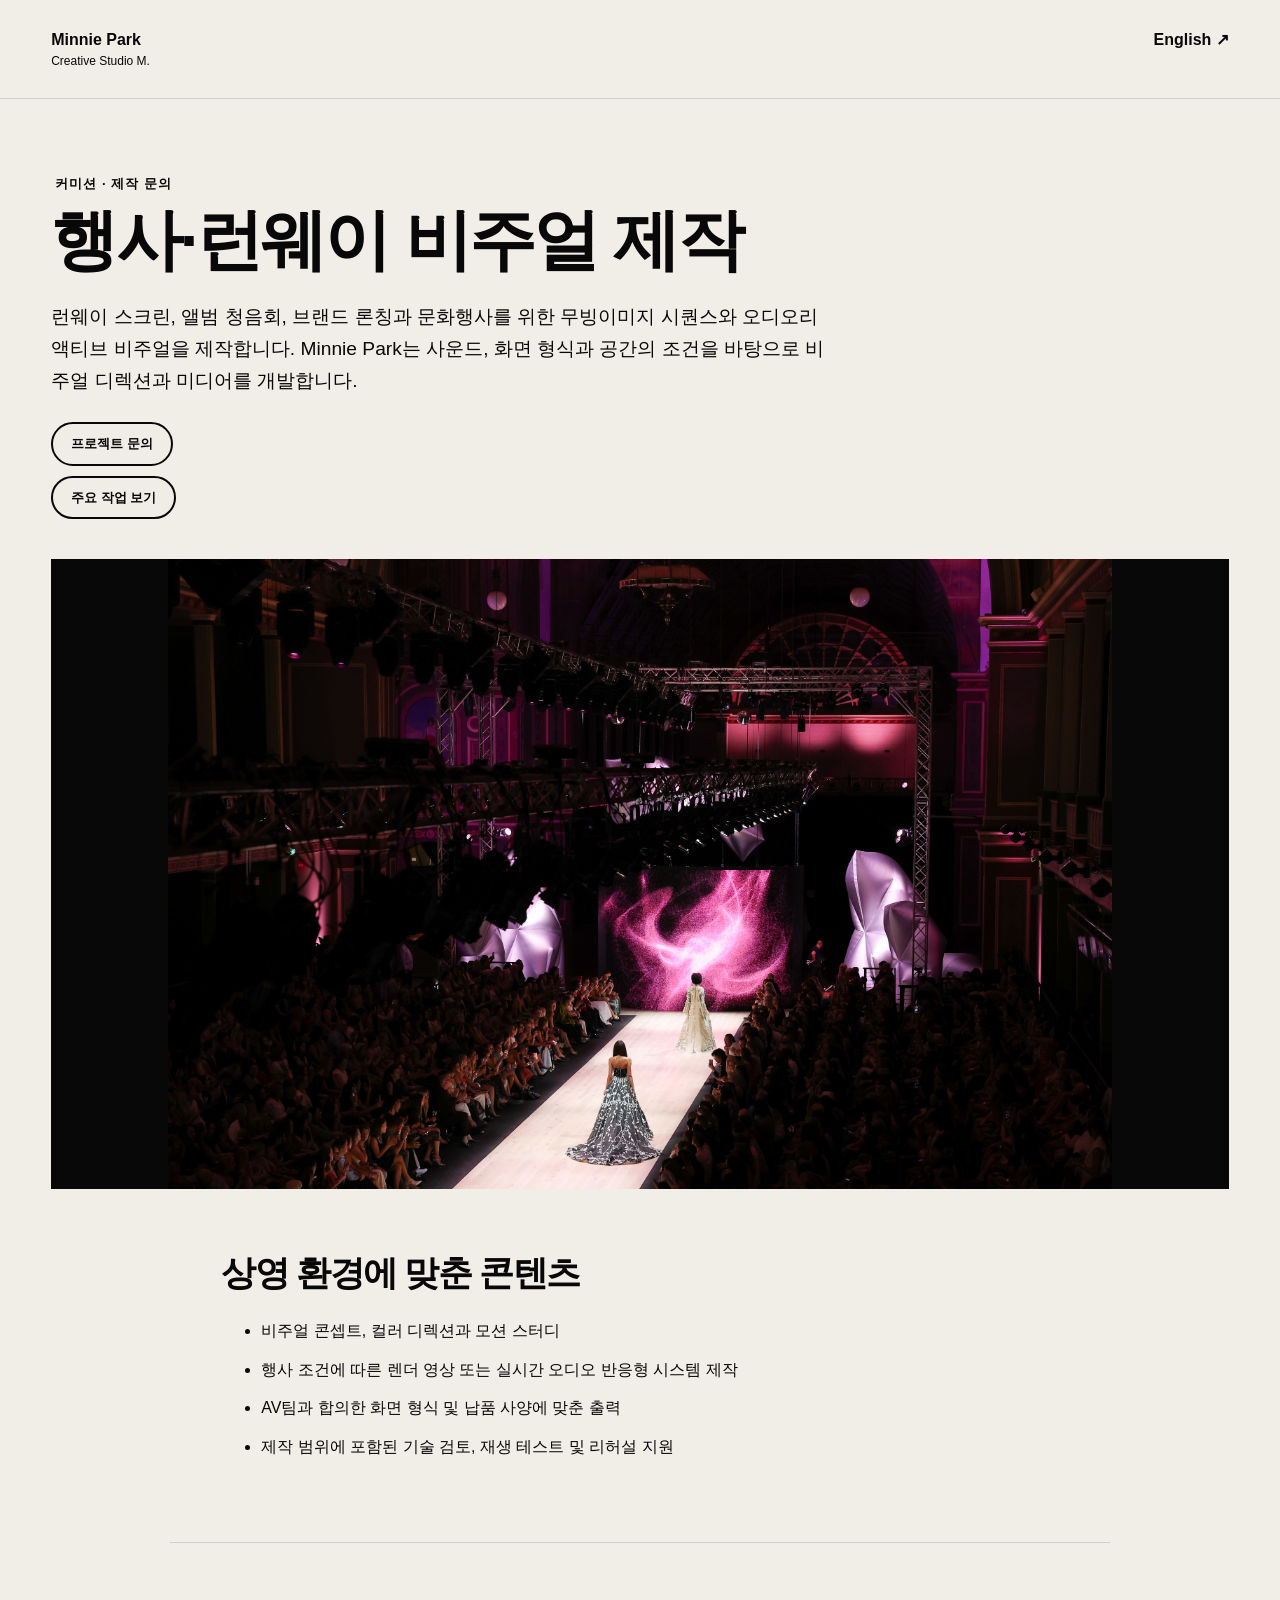
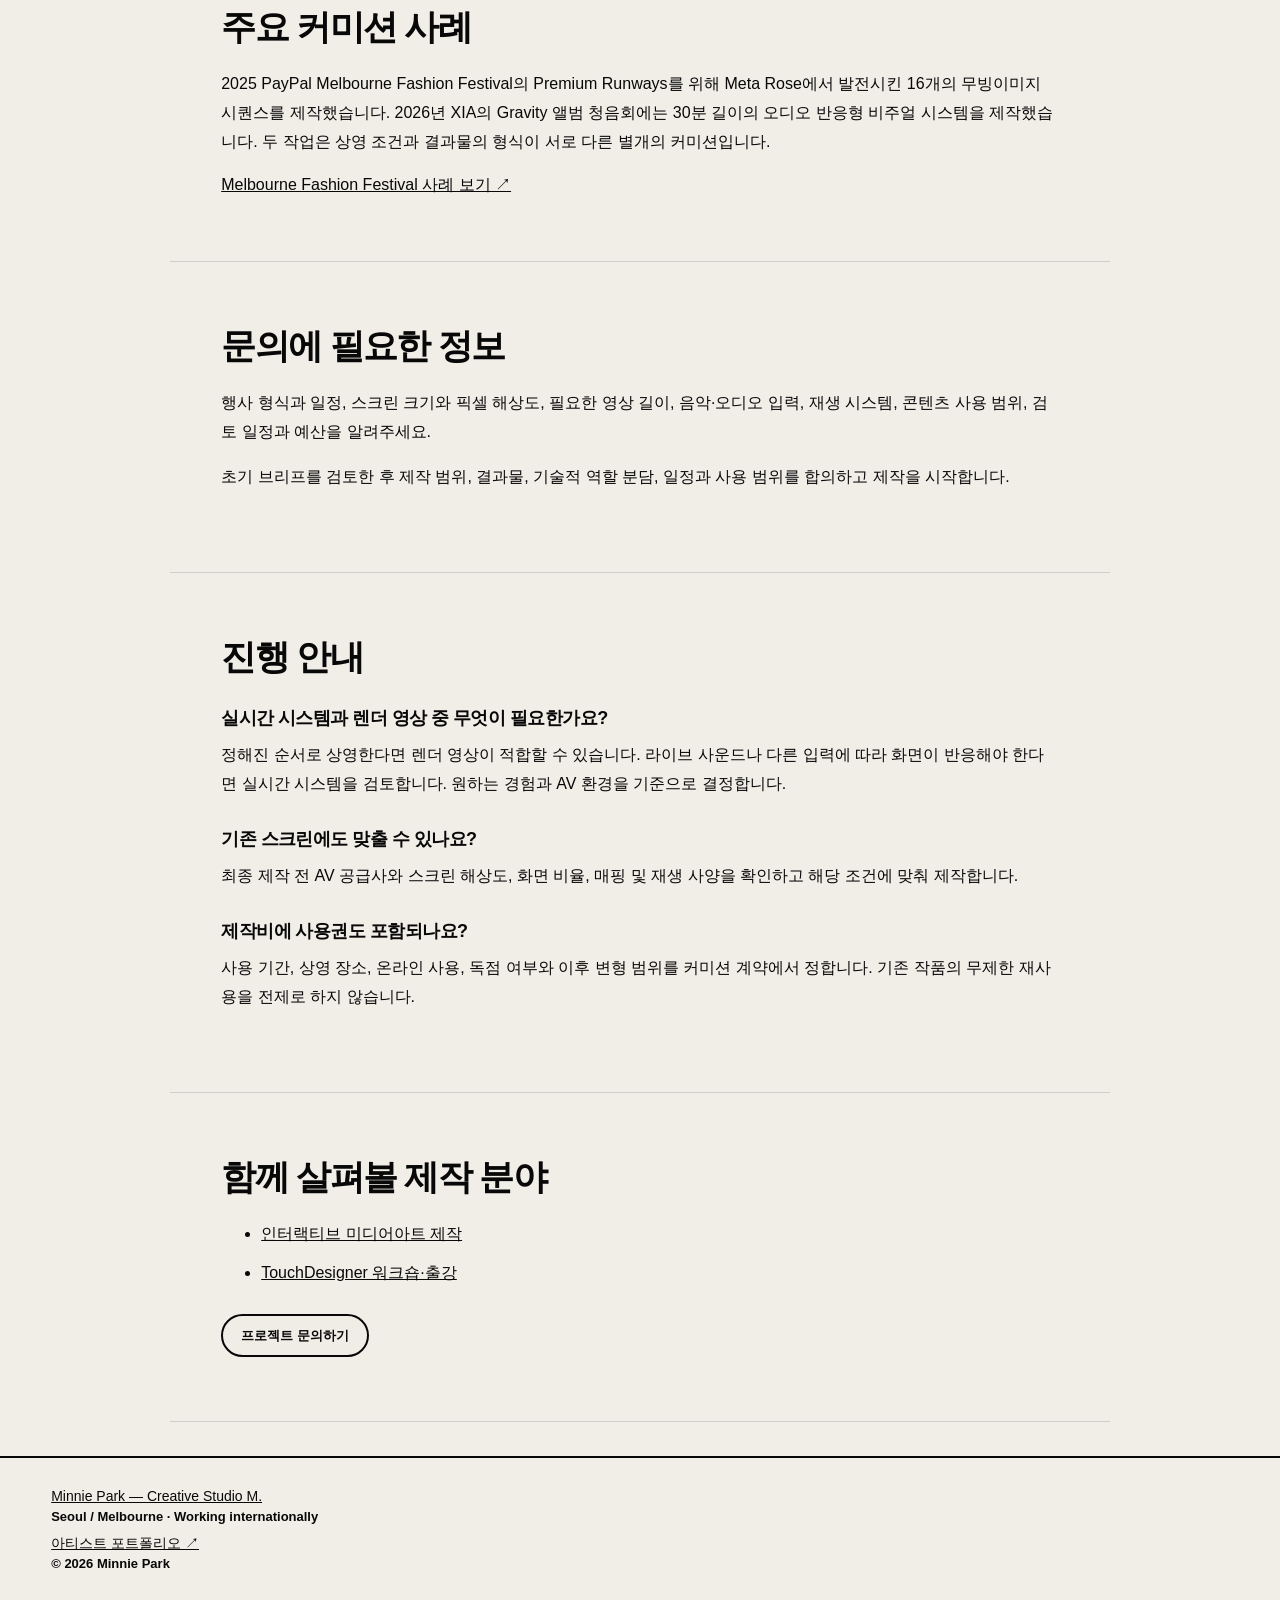
<file: event-visuals/index.html>
<!DOCTYPE html>
<html lang="ko">
<head>
  <meta charset="UTF-8" />
  <meta name="viewport" content="width=device-width, initial-scale=1.0" />
  <title>행사·런웨이 비주얼 제작 · 오디오리액티브 콘텐츠 | Minnie Park</title>
  <meta name="description" content="패션 런웨이, 청음회, 브랜드 론칭과 행사 스크린을 위한 비주얼 제작. Minnie Park의 무빙이미지·오디오리액티브 콘텐츠와 Melbourne Fashion Festival, XIA 청음회 사례." />
  <meta name="author" content="Minnie Park" />
  <meta name="msvalidate.01" content="20B9C3E42F618F8AFA82E2EDB595B31F" />
  <meta name="robots" content="index, follow, max-image-preview:large" />
  <link rel="canonical" href="https://work.minniepark.art/event-visuals/" />
  <link rel="alternate" hreflang="ko" href="https://work.minniepark.art/event-visuals/" />
  <link rel="alternate" hreflang="en" href="https://work.minniepark.art/en/event-visuals/" />
  <link rel="alternate" hreflang="x-default" href="https://work.minniepark.art/event-visuals/" />
  <meta property="og:type" content="website" />
  <meta property="og:site_name" content="Minnie Park — Creative Studio M." />
  <meta property="og:url" content="https://work.minniepark.art/event-visuals/" />
  <meta property="og:title" content="행사·런웨이 비주얼 제작 · 오디오리액티브 콘텐츠 | Minnie Park" />
  <meta property="og:description" content="패션 런웨이, 청음회, 브랜드 론칭과 행사 스크린을 위한 비주얼 제작. Minnie Park의 무빙이미지·오디오리액티브 콘텐츠와 Melbourne Fashion Festival, XIA 청음회 사례." />
  <meta property="og:locale" content="ko_KR" />
  <meta property="og:image" content="https://work.minniepark.art/images/og-cover.jpg" />
  <meta name="twitter:card" content="summary_large_image" />
  <meta name="twitter:title" content="행사·런웨이 비주얼 제작 · 오디오리액티브 콘텐츠 | Minnie Park" />
  <meta name="twitter:description" content="패션 런웨이, 청음회, 브랜드 론칭과 행사 스크린을 위한 비주얼 제작. Minnie Park의 무빙이미지·오디오리액티브 콘텐츠와 Melbourne Fashion Festival, XIA 청음회 사례." />
  <meta name="twitter:image" content="https://work.minniepark.art/images/og-cover.jpg" />
  <link rel="icon" href="../favicon.svg" type="image/svg+xml" />
  <link rel="icon" href="../favicon.ico" sizes="32x32" />
  <link rel="apple-touch-icon" href="../apple-touch-icon.png" />
  <link rel="preconnect" href="https://fonts.googleapis.com" />
  <link rel="preconnect" href="https://fonts.gstatic.com" crossorigin />
  <link href="https://fonts.googleapis.com/css2?family=Material+Symbols+Outlined:opsz,wght,FILL,GRAD@24,400,0,0" rel="stylesheet" />
  <link rel="stylesheet" href="../style.css?v=20260715-1" />
  <link rel="stylesheet" href="../service-pages.css?v=20260911-1" />
  <script type="application/ld+json">{"@context":"https://schema.org","@graph":[{"@type":"Person","@id":"https://minniepark.art/#artist","name":"Minnie Park","url":"https://minniepark.art/","jobTitle":"Interactive Audio-Visual Artist and Creative Technologist","sameAs":["https://www.instagram.com/minniepark.studio/"],"knowsAbout":["TouchDesigner","Interactive installations","Audio-reactive visuals","Media art","Creative technology workshops"]},{"@type":"WebSite","@id":"https://work.minniepark.art/#website","url":"https://work.minniepark.art/","name":"Minnie Park — Creative Studio M.","inLanguage":["ko","en"],"publisher":{"@id":"https://minniepark.art/#artist"}},{"@type":"WebPage","@id":"https://work.minniepark.art/event-visuals/#webpage","url":"https://work.minniepark.art/event-visuals/","name":"행사·런웨이 비주얼 제작 · 오디오리액티브 콘텐츠 | Minnie Park","description":"패션 런웨이, 청음회, 브랜드 론칭과 행사 스크린을 위한 비주얼 제작. Minnie Park의 무빙이미지·오디오리액티브 콘텐츠와 Melbourne Fashion Festival, XIA 청음회 사례.","inLanguage":"ko","isPartOf":{"@id":"https://work.minniepark.art/#website"},"about":{"@id":"https://minniepark.art/#artist"},"mainEntity":{"@id":"https://work.minniepark.art/event-visuals/#service"}},{"@type":"Service","@id":"https://work.minniepark.art/event-visuals/#service","name":"행사·런웨이 비주얼 제작","description":"패션 런웨이, 청음회, 브랜드 론칭과 행사 스크린을 위한 비주얼 제작. Minnie Park의 무빙이미지·오디오리액티브 콘텐츠와 Melbourne Fashion Festival, XIA 청음회 사례.","url":"https://work.minniepark.art/event-visuals/","provider":{"@id":"https://minniepark.art/#artist"},"areaServed":["South Korea","Australia"],"availableChannel":{"@type":"ServiceChannel","serviceUrl":"https://work.minniepark.art/#contact"}}]}</script>
</head>
<body class="service-page">
  <header class="service-header"><a href="../">Minnie Park <span>Creative Studio M.</span></a><a href="../en/event-visuals/" lang="en">English ↗</a></header>
  <main>
    <section class="service-hero">
      <p class="section-kicker">커미션 · 제작 문의</p>
      <h1>행사·런웨이 비주얼 제작</h1>
      <p>런웨이 스크린, 앨범 청음회, 브랜드 론칭과 문화행사를 위한 무빙이미지 시퀀스와 오디오리액티브 비주얼을 제작합니다. Minnie Park는 사운드, 화면 형식과 공간의 조건을 바탕으로 비주얼 디렉션과 미디어를 개발합니다.</p>
      <div class="contact-actions"><a href="../#contact">프로젝트 문의</a><a href="../#selected-work">주요 작업 보기</a></div>
    </section>
    <figure class="service-image"><img src="../images/fashionrunway.png" alt="Melbourne Fashion Festival 런웨이 스크린에 상영된 Minnie Park의 무빙이미지" loading="eager" decoding="async" /></figure>
    <section class="service-detail"><h2>상영 환경에 맞춘 콘텐츠</h2><ul><li>비주얼 콘셉트, 컬러 디렉션과 모션 스터디</li><li>행사 조건에 따른 렌더 영상 또는 실시간 오디오 반응형 시스템 제작</li><li>AV팀과 합의한 화면 형식 및 납품 사양에 맞춘 출력</li><li>제작 범위에 포함된 기술 검토, 재생 테스트 및 리허설 지원</li></ul></section>
    <section class="service-detail"><h2>주요 커미션 사례</h2><p>2025 PayPal Melbourne Fashion Festival의 Premium Runways를 위해 Meta Rose에서 발전시킨 16개의 무빙이미지 시퀀스를 제작했습니다. 2026년 XIA의 Gravity 앨범 청음회에는 30분 길이의 오디오 반응형 비주얼 시스템을 제작했습니다. 두 작업은 상영 조건과 결과물의 형식이 서로 다른 별개의 커미션입니다.</p><a href="https://minniepark.art/ko/works/melbourne-fashion-festival/">Melbourne Fashion Festival 사례 보기 ↗</a></section>
    <section class="service-detail"><h2>문의에 필요한 정보</h2><p>행사 형식과 일정, 스크린 크기와 픽셀 해상도, 필요한 영상 길이, 음악·오디오 입력, 재생 시스템, 콘텐츠 사용 범위, 검토 일정과 예산을 알려주세요.</p><p>초기 브리프를 검토한 후 제작 범위, 결과물, 기술적 역할 분담, 일정과 사용 범위를 합의하고 제작을 시작합니다.</p></section>
    <section class="service-detail"><h2>진행 안내</h2><article><h3>실시간 시스템과 렌더 영상 중 무엇이 필요한가요?</h3><p>정해진 순서로 상영한다면 렌더 영상이 적합할 수 있습니다. 라이브 사운드나 다른 입력에 따라 화면이 반응해야 한다면 실시간 시스템을 검토합니다. 원하는 경험과 AV 환경을 기준으로 결정합니다.</p></article><article><h3>기존 스크린에도 맞출 수 있나요?</h3><p>최종 제작 전 AV 공급사와 스크린 해상도, 화면 비율, 매핑 및 재생 사양을 확인하고 해당 조건에 맞춰 제작합니다.</p></article><article><h3>제작비에 사용권도 포함되나요?</h3><p>사용 기간, 상영 장소, 온라인 사용, 독점 여부와 이후 변형 범위를 커미션 계약에서 정합니다. 기존 작품의 무제한 재사용을 전제로 하지 않습니다.</p></article></section>
    <section class="service-detail"><h2>함께 살펴볼 제작 분야</h2><ul><li><a href="../interactive-installations/">인터랙티브 미디어아트 제작</a></li><li><a href="../touchdesigner-workshops/">TouchDesigner 워크숍·출강</a></li></ul><div class="contact-actions"><a href="../#contact">프로젝트 문의하기</a></div></section>
  </main>
  <footer class="service-footer"><a href="../">Minnie Park — Creative Studio M.</a><p>Seoul / Melbourne · Working internationally</p><a href="https://minniepark.art/ko/">아티스트 포트폴리오 ↗</a><p>© 2026 Minnie Park</p></footer>
</body>
</html>
</file>
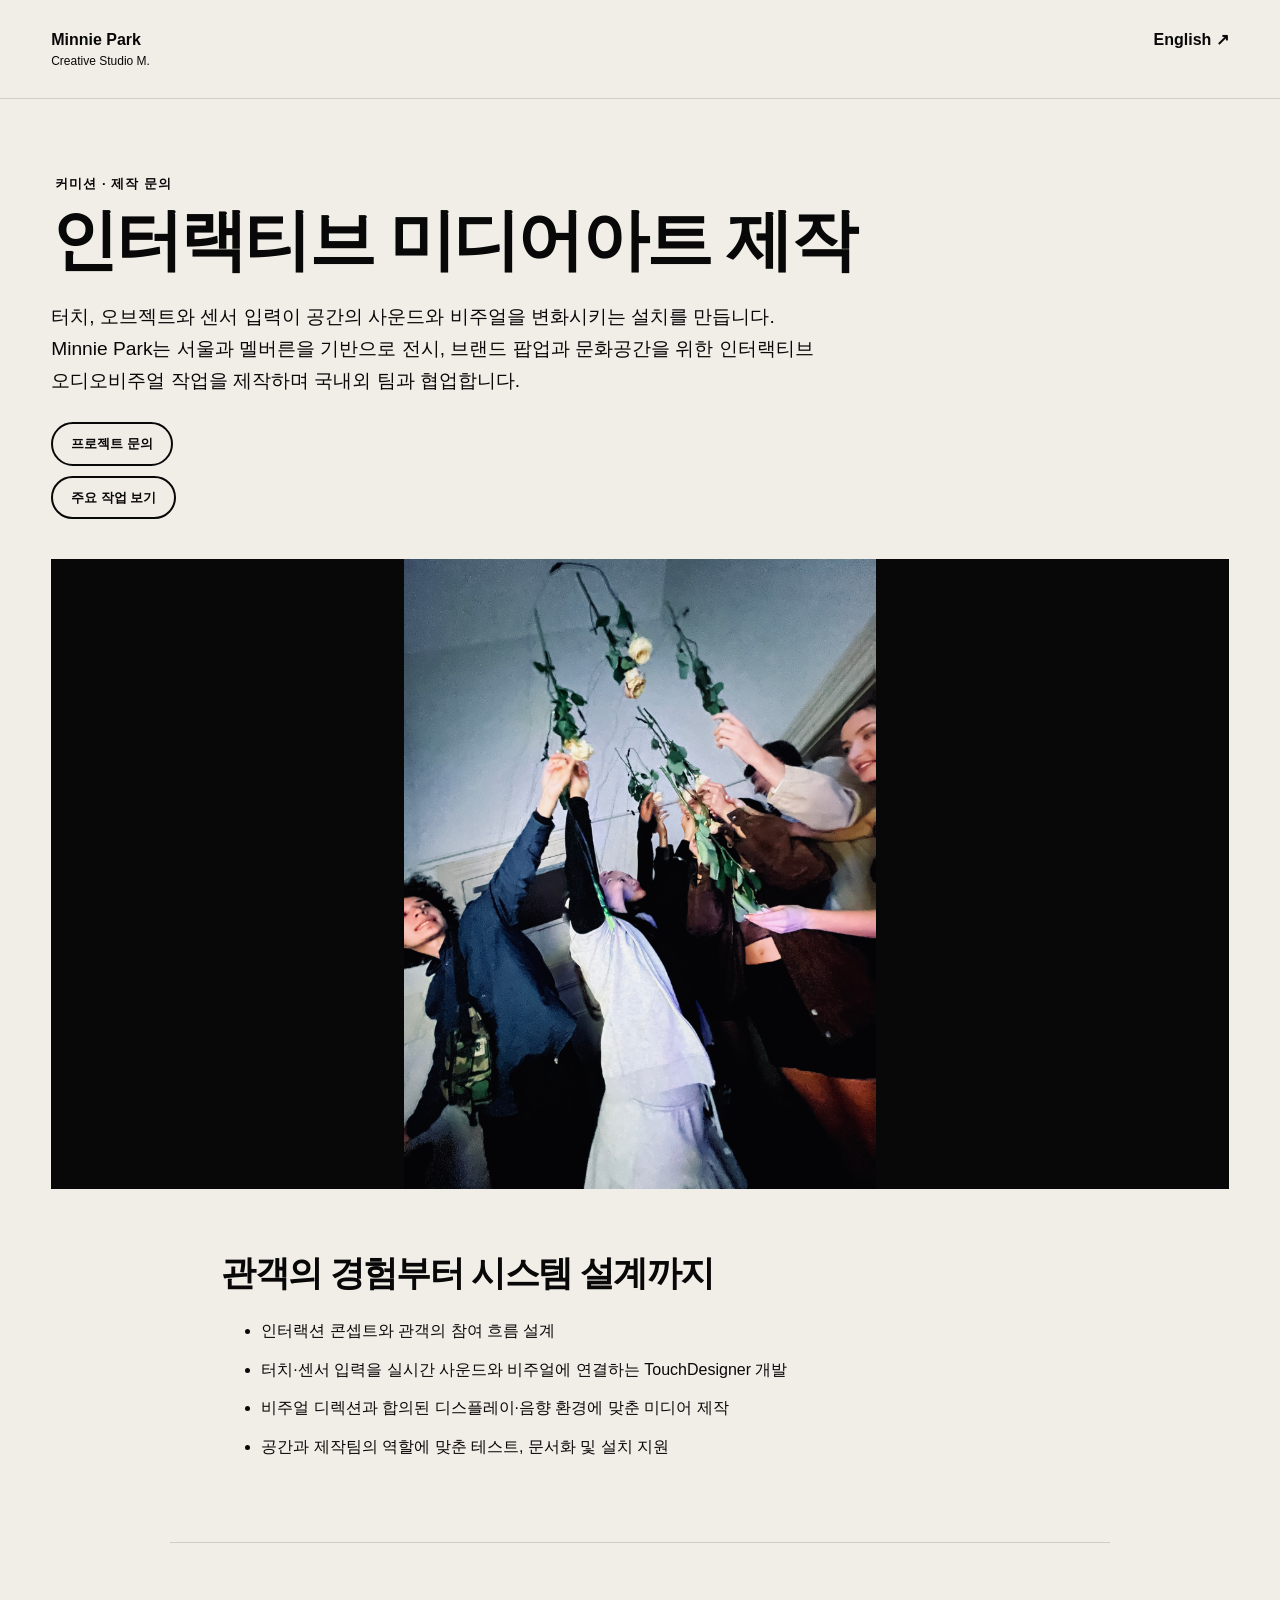
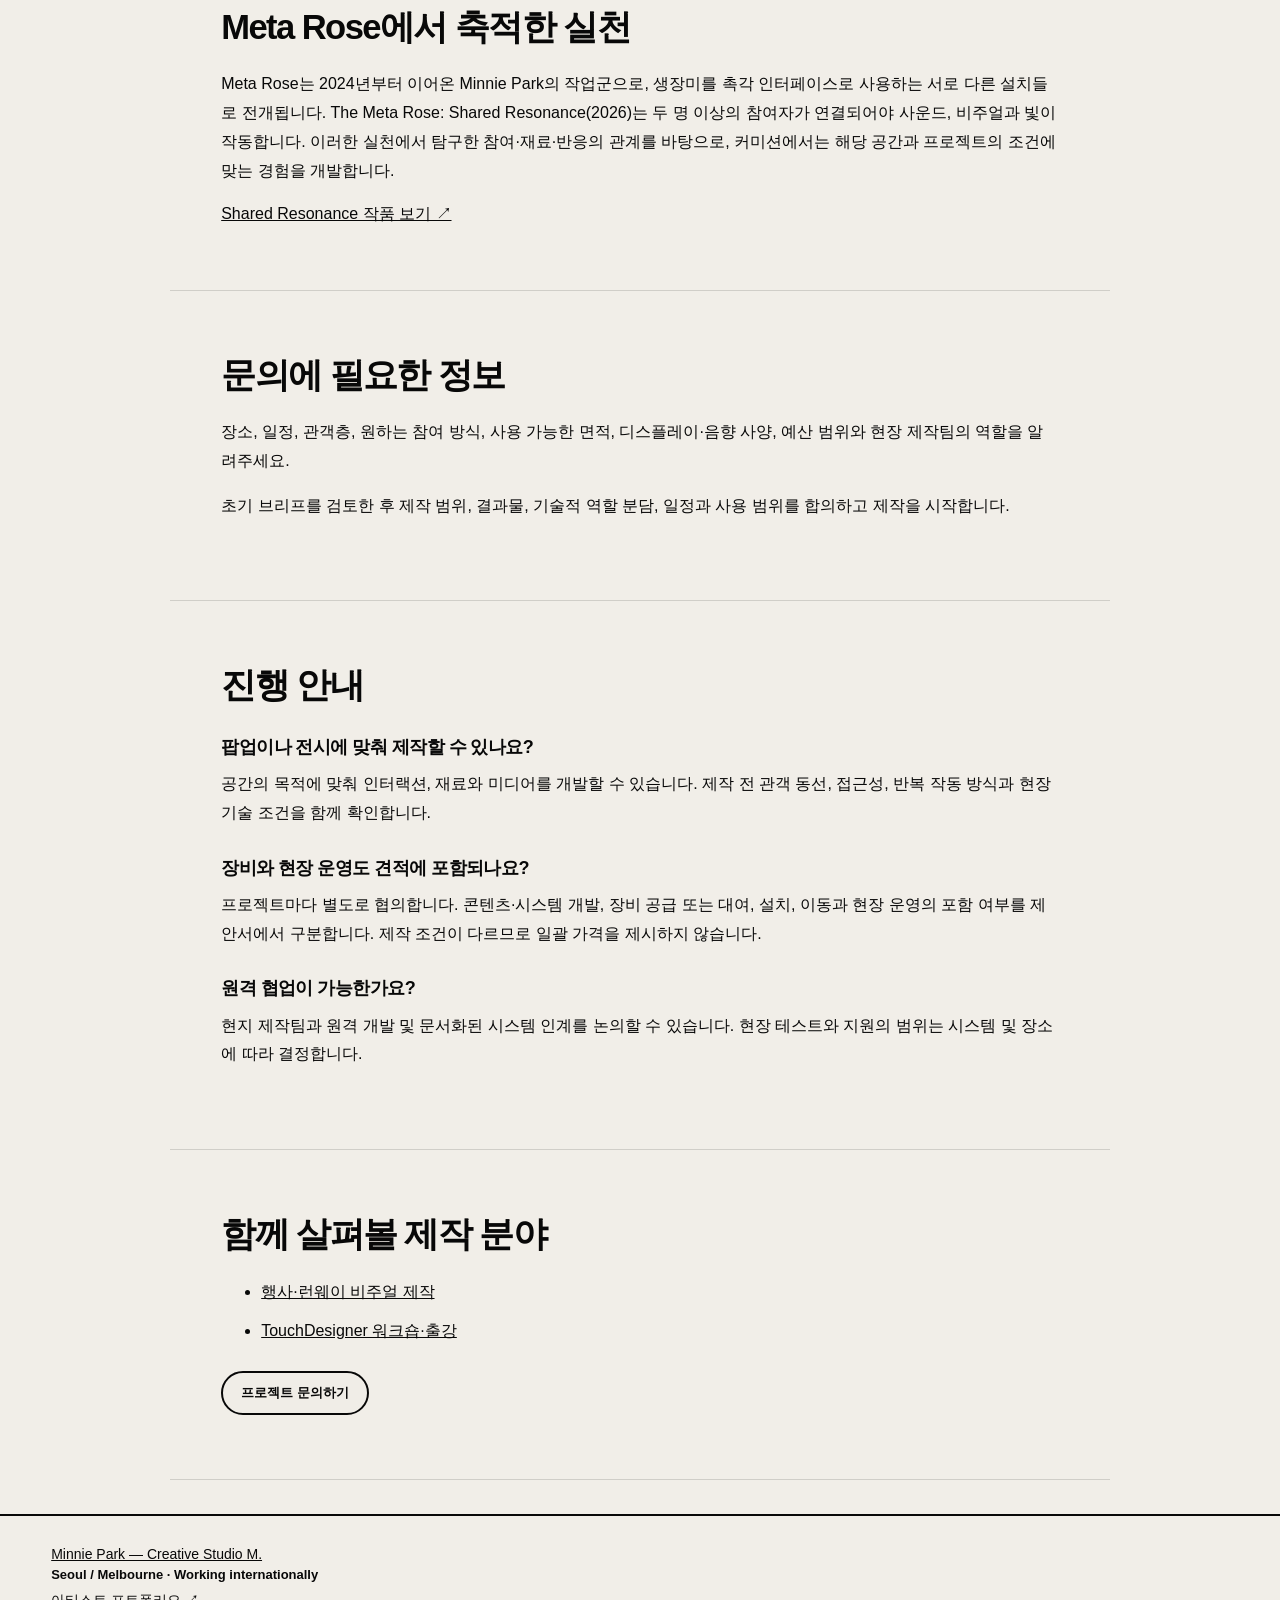
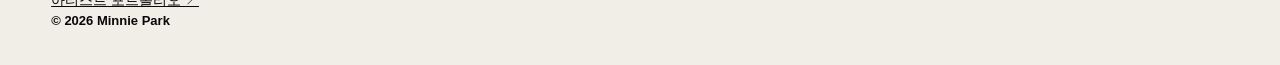
<file: interactive-installations/index.html>
<!DOCTYPE html>
<html lang="ko">
<head>
  <meta charset="UTF-8" />
  <meta name="viewport" content="width=device-width, initial-scale=1.0" />
  <title>인터랙티브 미디어아트 제작 · 전시·팝업 설치 | Minnie Park</title>
  <meta name="description" content="전시·브랜드 팝업·문화공간을 위한 인터랙티브 미디어아트 제작. Minnie Park가 TouchDesigner, 터치와 센서 기반 실시간 비주얼·사운드 시스템을 설계합니다. 서울·멜버른 및 국제 협업." />
  <meta name="author" content="Minnie Park" />
  <meta name="msvalidate.01" content="20B9C3E42F618F8AFA82E2EDB595B31F" />
  <meta name="robots" content="index, follow, max-image-preview:large" />
  <link rel="canonical" href="https://work.minniepark.art/interactive-installations/" />
  <link rel="alternate" hreflang="ko" href="https://work.minniepark.art/interactive-installations/" />
  <link rel="alternate" hreflang="en" href="https://work.minniepark.art/en/interactive-installations/" />
  <link rel="alternate" hreflang="x-default" href="https://work.minniepark.art/interactive-installations/" />
  <meta property="og:type" content="website" />
  <meta property="og:site_name" content="Minnie Park — Creative Studio M." />
  <meta property="og:url" content="https://work.minniepark.art/interactive-installations/" />
  <meta property="og:title" content="인터랙티브 미디어아트 제작 · 전시·팝업 설치 | Minnie Park" />
  <meta property="og:description" content="전시·브랜드 팝업·문화공간을 위한 인터랙티브 미디어아트 제작. Minnie Park가 TouchDesigner, 터치와 센서 기반 실시간 비주얼·사운드 시스템을 설계합니다. 서울·멜버른 및 국제 협업." />
  <meta property="og:locale" content="ko_KR" />
  <meta property="og:image" content="https://work.minniepark.art/images/og-cover.jpg" />
  <meta name="twitter:card" content="summary_large_image" />
  <meta name="twitter:title" content="인터랙티브 미디어아트 제작 · 전시·팝업 설치 | Minnie Park" />
  <meta name="twitter:description" content="전시·브랜드 팝업·문화공간을 위한 인터랙티브 미디어아트 제작. Minnie Park가 TouchDesigner, 터치와 센서 기반 실시간 비주얼·사운드 시스템을 설계합니다. 서울·멜버른 및 국제 협업." />
  <meta name="twitter:image" content="https://work.minniepark.art/images/og-cover.jpg" />
  <link rel="icon" href="../favicon.svg" type="image/svg+xml" />
  <link rel="icon" href="../favicon.ico" sizes="32x32" />
  <link rel="apple-touch-icon" href="../apple-touch-icon.png" />
  <link rel="preconnect" href="https://fonts.googleapis.com" />
  <link rel="preconnect" href="https://fonts.gstatic.com" crossorigin />
  <link href="https://fonts.googleapis.com/css2?family=Material+Symbols+Outlined:opsz,wght,FILL,GRAD@24,400,0,0" rel="stylesheet" />
  <link rel="stylesheet" href="../style.css?v=20260715-1" />
  <link rel="stylesheet" href="../service-pages.css?v=20260911-1" />
  <script type="application/ld+json">{"@context":"https://schema.org","@graph":[{"@type":"Person","@id":"https://minniepark.art/#artist","name":"Minnie Park","url":"https://minniepark.art/","jobTitle":"Interactive Audio-Visual Artist and Creative Technologist","sameAs":["https://www.instagram.com/minniepark.studio/"],"knowsAbout":["TouchDesigner","Interactive installations","Audio-reactive visuals","Media art","Creative technology workshops"]},{"@type":"WebSite","@id":"https://work.minniepark.art/#website","url":"https://work.minniepark.art/","name":"Minnie Park — Creative Studio M.","inLanguage":["ko","en"],"publisher":{"@id":"https://minniepark.art/#artist"}},{"@type":"WebPage","@id":"https://work.minniepark.art/interactive-installations/#webpage","url":"https://work.minniepark.art/interactive-installations/","name":"인터랙티브 미디어아트 제작 · 전시·팝업 설치 | Minnie Park","description":"전시·브랜드 팝업·문화공간을 위한 인터랙티브 미디어아트 제작. Minnie Park가 TouchDesigner, 터치와 센서 기반 실시간 비주얼·사운드 시스템을 설계합니다. 서울·멜버른 및 국제 협업.","inLanguage":"ko","isPartOf":{"@id":"https://work.minniepark.art/#website"},"about":{"@id":"https://minniepark.art/#artist"},"mainEntity":{"@id":"https://work.minniepark.art/interactive-installations/#service"}},{"@type":"Service","@id":"https://work.minniepark.art/interactive-installations/#service","name":"인터랙티브 미디어아트 제작","description":"전시·브랜드 팝업·문화공간을 위한 인터랙티브 미디어아트 제작. Minnie Park가 TouchDesigner, 터치와 센서 기반 실시간 비주얼·사운드 시스템을 설계합니다. 서울·멜버른 및 국제 협업.","url":"https://work.minniepark.art/interactive-installations/","provider":{"@id":"https://minniepark.art/#artist"},"areaServed":["South Korea","Australia"],"availableChannel":{"@type":"ServiceChannel","serviceUrl":"https://work.minniepark.art/#contact"}}]}</script>
</head>
<body class="service-page">
  <header class="service-header"><a href="../">Minnie Park <span>Creative Studio M.</span></a><a href="../en/interactive-installations/" lang="en">English ↗</a></header>
  <main>
    <section class="service-hero">
      <p class="section-kicker">커미션 · 제작 문의</p>
      <h1>인터랙티브 미디어아트 제작</h1>
      <p>터치, 오브젝트와 센서 입력이 공간의 사운드와 비주얼을 변화시키는 설치를 만듭니다. Minnie Park는 서울과 멜버른을 기반으로 전시, 브랜드 팝업과 문화공간을 위한 인터랙티브 오디오비주얼 작업을 제작하며 국내외 팀과 협업합니다.</p>
      <div class="contact-actions"><a href="../#contact">프로젝트 문의</a><a href="../#selected-work">주요 작업 보기</a></div>
    </section>
    <figure class="service-image"><img src="../images/installation1.png" alt="오브젝트를 인터페이스로 사용하는 인터랙티브 설치" loading="eager" decoding="async" /></figure>
    <section class="service-detail"><h2>관객의 경험부터 시스템 설계까지</h2><ul><li>인터랙션 콘셉트와 관객의 참여 흐름 설계</li><li>터치·센서 입력을 실시간 사운드와 비주얼에 연결하는 TouchDesigner 개발</li><li>비주얼 디렉션과 합의된 디스플레이·음향 환경에 맞춘 미디어 제작</li><li>공간과 제작팀의 역할에 맞춘 테스트, 문서화 및 설치 지원</li></ul></section>
    <section class="service-detail"><h2>Meta Rose에서 축적한 실천</h2><p>Meta Rose는 2024년부터 이어온 Minnie Park의 작업군으로, 생장미를 촉각 인터페이스로 사용하는 서로 다른 설치들로 전개됩니다. The Meta Rose: Shared Resonance(2026)는 두 명 이상의 참여자가 연결되어야 사운드, 비주얼과 빛이 작동합니다. 이러한 실천에서 탐구한 참여·재료·반응의 관계를 바탕으로, 커미션에서는 해당 공간과 프로젝트의 조건에 맞는 경험을 개발합니다.</p><a href="https://minniepark.art/ko/works/shared-resonance/">Shared Resonance 작품 보기 ↗</a></section>
    <section class="service-detail"><h2>문의에 필요한 정보</h2><p>장소, 일정, 관객층, 원하는 참여 방식, 사용 가능한 면적, 디스플레이·음향 사양, 예산 범위와 현장 제작팀의 역할을 알려주세요.</p><p>초기 브리프를 검토한 후 제작 범위, 결과물, 기술적 역할 분담, 일정과 사용 범위를 합의하고 제작을 시작합니다.</p></section>
    <section class="service-detail"><h2>진행 안내</h2><article><h3>팝업이나 전시에 맞춰 제작할 수 있나요?</h3><p>공간의 목적에 맞춰 인터랙션, 재료와 미디어를 개발할 수 있습니다. 제작 전 관객 동선, 접근성, 반복 작동 방식과 현장 기술 조건을 함께 확인합니다.</p></article><article><h3>장비와 현장 운영도 견적에 포함되나요?</h3><p>프로젝트마다 별도로 협의합니다. 콘텐츠·시스템 개발, 장비 공급 또는 대여, 설치, 이동과 현장 운영의 포함 여부를 제안서에서 구분합니다. 제작 조건이 다르므로 일괄 가격을 제시하지 않습니다.</p></article><article><h3>원격 협업이 가능한가요?</h3><p>현지 제작팀과 원격 개발 및 문서화된 시스템 인계를 논의할 수 있습니다. 현장 테스트와 지원의 범위는 시스템 및 장소에 따라 결정합니다.</p></article></section>
    <section class="service-detail"><h2>함께 살펴볼 제작 분야</h2><ul><li><a href="../event-visuals/">행사·런웨이 비주얼 제작</a></li><li><a href="../touchdesigner-workshops/">TouchDesigner 워크숍·출강</a></li></ul><div class="contact-actions"><a href="../#contact">프로젝트 문의하기</a></div></section>
  </main>
  <footer class="service-footer"><a href="../">Minnie Park — Creative Studio M.</a><p>Seoul / Melbourne · Working internationally</p><a href="https://minniepark.art/ko/">아티스트 포트폴리오 ↗</a><p>© 2026 Minnie Park</p></footer>
</body>
</html>
</file>
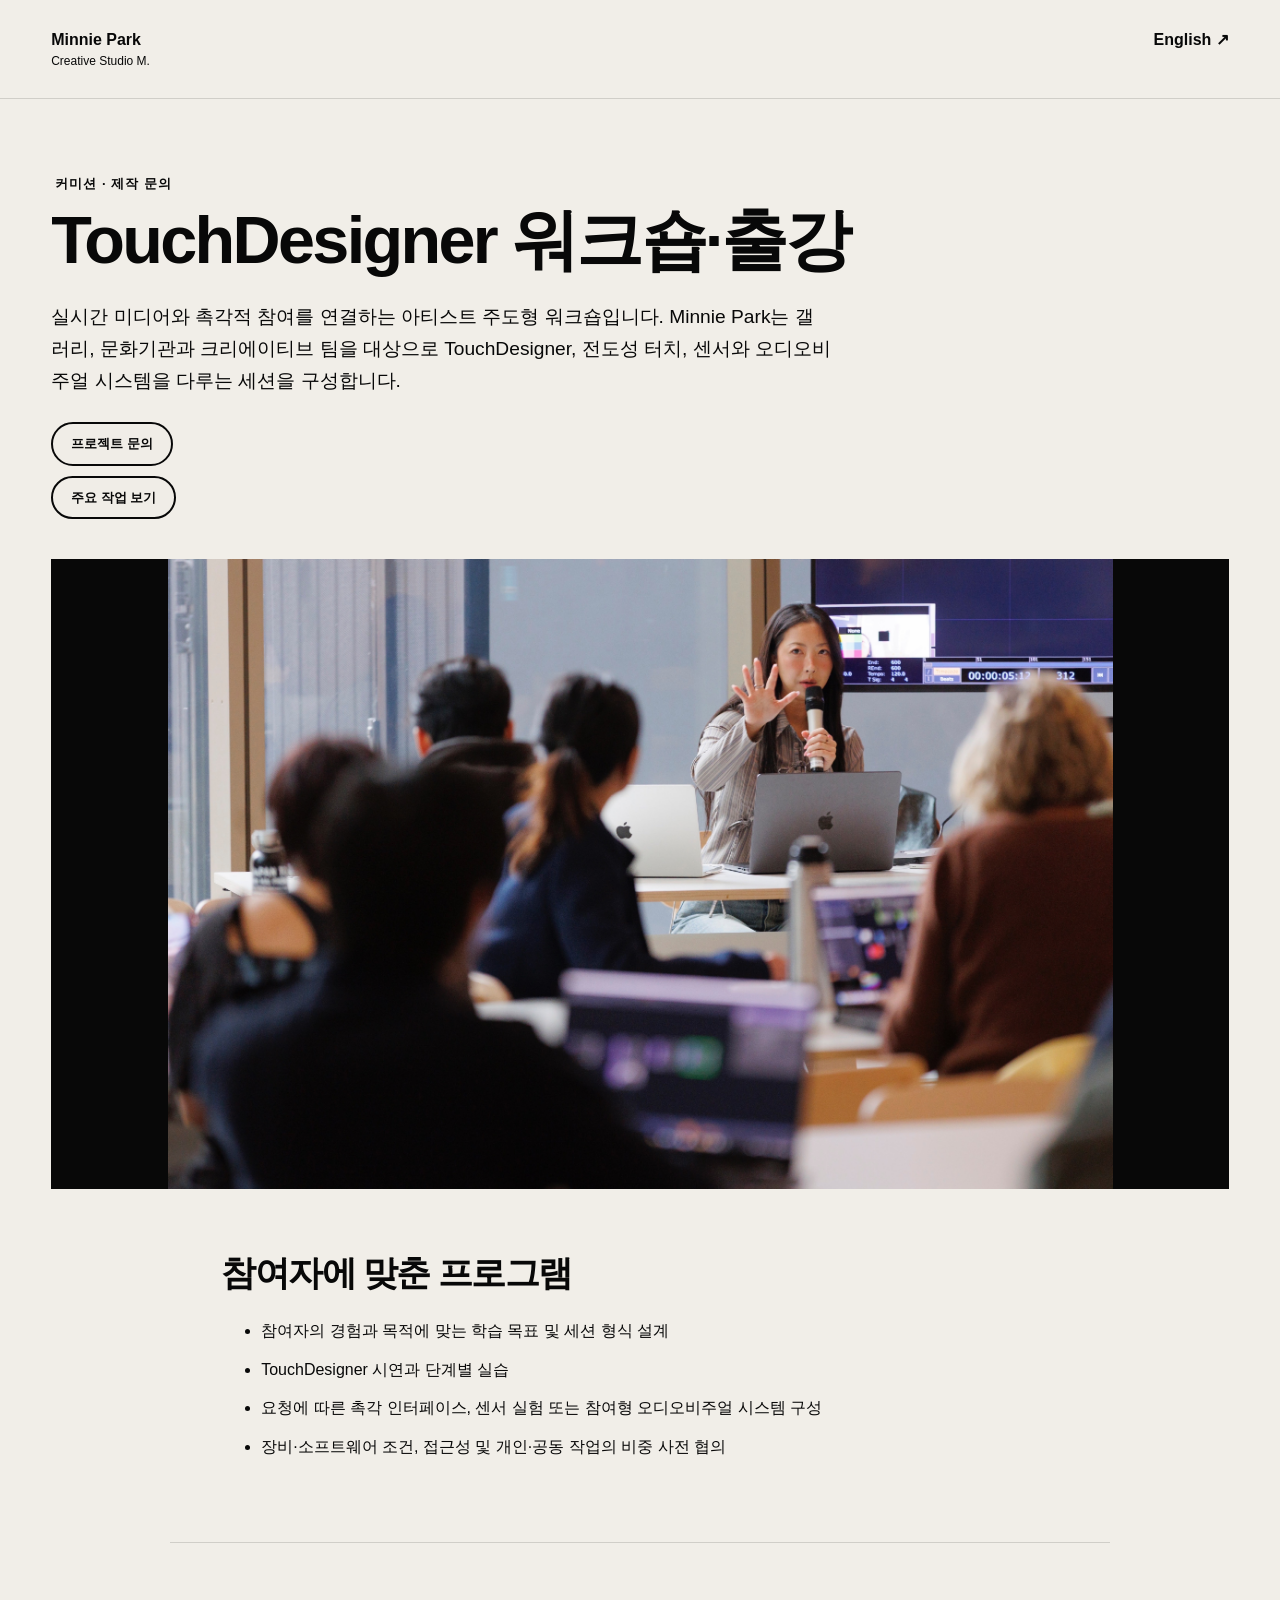
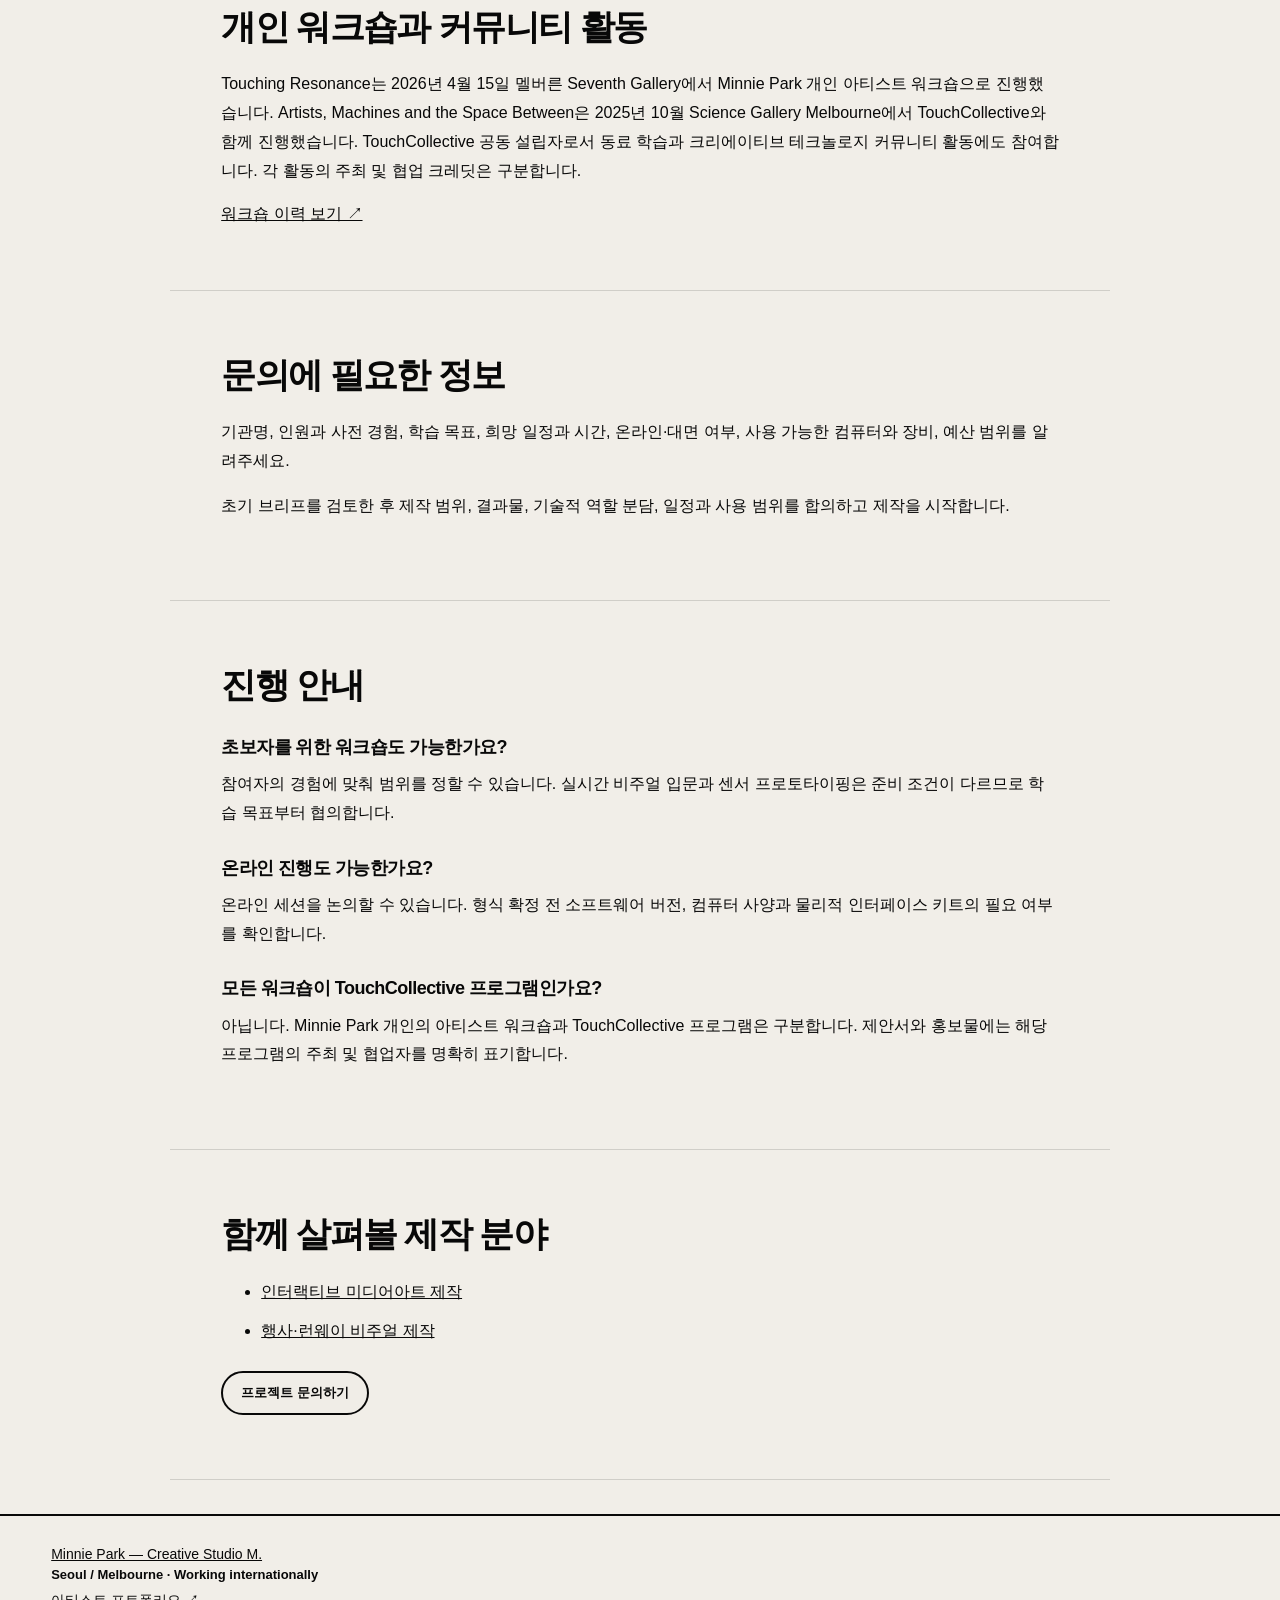
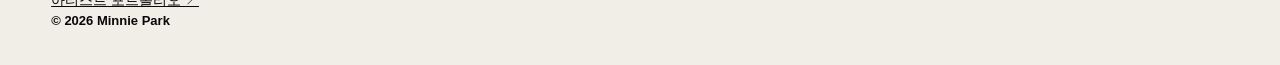
<file: touchdesigner-workshops/index.html>
<!DOCTYPE html>
<html lang="ko">
<head>
  <meta charset="UTF-8" />
  <meta name="viewport" content="width=device-width, initial-scale=1.0" />
  <title>TouchDesigner 워크숍·출강 · 크리에이티브 테크놀로지 | Minnie Park</title>
  <meta name="description" content="갤러리·문화기관·크리에이티브 팀을 위한 TouchDesigner 워크숍과 출강. Minnie Park의 실시간 비주얼, 전도성 터치와 참여형 시스템 교육. TouchCollective 공동 설립자." />
  <meta name="author" content="Minnie Park" />
  <meta name="msvalidate.01" content="20B9C3E42F618F8AFA82E2EDB595B31F" />
  <meta name="robots" content="index, follow, max-image-preview:large" />
  <link rel="canonical" href="https://work.minniepark.art/touchdesigner-workshops/" />
  <link rel="alternate" hreflang="ko" href="https://work.minniepark.art/touchdesigner-workshops/" />
  <link rel="alternate" hreflang="en" href="https://work.minniepark.art/en/touchdesigner-workshops/" />
  <link rel="alternate" hreflang="x-default" href="https://work.minniepark.art/touchdesigner-workshops/" />
  <meta property="og:type" content="website" />
  <meta property="og:site_name" content="Minnie Park — Creative Studio M." />
  <meta property="og:url" content="https://work.minniepark.art/touchdesigner-workshops/" />
  <meta property="og:title" content="TouchDesigner 워크숍·출강 · 크리에이티브 테크놀로지 | Minnie Park" />
  <meta property="og:description" content="갤러리·문화기관·크리에이티브 팀을 위한 TouchDesigner 워크숍과 출강. Minnie Park의 실시간 비주얼, 전도성 터치와 참여형 시스템 교육. TouchCollective 공동 설립자." />
  <meta property="og:locale" content="ko_KR" />
  <meta property="og:image" content="https://work.minniepark.art/images/og-cover.jpg" />
  <meta name="twitter:card" content="summary_large_image" />
  <meta name="twitter:title" content="TouchDesigner 워크숍·출강 · 크리에이티브 테크놀로지 | Minnie Park" />
  <meta name="twitter:description" content="갤러리·문화기관·크리에이티브 팀을 위한 TouchDesigner 워크숍과 출강. Minnie Park의 실시간 비주얼, 전도성 터치와 참여형 시스템 교육. TouchCollective 공동 설립자." />
  <meta name="twitter:image" content="https://work.minniepark.art/images/og-cover.jpg" />
  <link rel="icon" href="../favicon.svg" type="image/svg+xml" />
  <link rel="icon" href="../favicon.ico" sizes="32x32" />
  <link rel="apple-touch-icon" href="../apple-touch-icon.png" />
  <link rel="preconnect" href="https://fonts.googleapis.com" />
  <link rel="preconnect" href="https://fonts.gstatic.com" crossorigin />
  <link href="https://fonts.googleapis.com/css2?family=Material+Symbols+Outlined:opsz,wght,FILL,GRAD@24,400,0,0" rel="stylesheet" />
  <link rel="stylesheet" href="../style.css?v=20260715-1" />
  <link rel="stylesheet" href="../service-pages.css?v=20260911-1" />
  <script type="application/ld+json">{"@context":"https://schema.org","@graph":[{"@type":"Person","@id":"https://minniepark.art/#artist","name":"Minnie Park","url":"https://minniepark.art/","jobTitle":"Interactive Audio-Visual Artist and Creative Technologist","sameAs":["https://www.instagram.com/minniepark.studio/"],"knowsAbout":["TouchDesigner","Interactive installations","Audio-reactive visuals","Media art","Creative technology workshops"]},{"@type":"WebSite","@id":"https://work.minniepark.art/#website","url":"https://work.minniepark.art/","name":"Minnie Park — Creative Studio M.","inLanguage":["ko","en"],"publisher":{"@id":"https://minniepark.art/#artist"}},{"@type":"WebPage","@id":"https://work.minniepark.art/touchdesigner-workshops/#webpage","url":"https://work.minniepark.art/touchdesigner-workshops/","name":"TouchDesigner 워크숍·출강 · 크리에이티브 테크놀로지 | Minnie Park","description":"갤러리·문화기관·크리에이티브 팀을 위한 TouchDesigner 워크숍과 출강. Minnie Park의 실시간 비주얼, 전도성 터치와 참여형 시스템 교육. TouchCollective 공동 설립자.","inLanguage":"ko","isPartOf":{"@id":"https://work.minniepark.art/#website"},"about":{"@id":"https://minniepark.art/#artist"},"mainEntity":{"@id":"https://work.minniepark.art/touchdesigner-workshops/#service"}},{"@type":"Service","@id":"https://work.minniepark.art/touchdesigner-workshops/#service","name":"TouchDesigner 워크숍·출강","description":"갤러리·문화기관·크리에이티브 팀을 위한 TouchDesigner 워크숍과 출강. Minnie Park의 실시간 비주얼, 전도성 터치와 참여형 시스템 교육. TouchCollective 공동 설립자.","url":"https://work.minniepark.art/touchdesigner-workshops/","provider":{"@id":"https://minniepark.art/#artist"},"areaServed":["South Korea","Australia"],"availableChannel":{"@type":"ServiceChannel","serviceUrl":"https://work.minniepark.art/#contact"}}]}</script>
</head>
<body class="service-page">
  <header class="service-header"><a href="../">Minnie Park <span>Creative Studio M.</span></a><a href="../en/touchdesigner-workshops/" lang="en">English ↗</a></header>
  <main>
    <section class="service-hero">
      <p class="section-kicker">커미션 · 제작 문의</p>
      <h1>TouchDesigner 워크숍·출강</h1>
      <p>실시간 미디어와 촉각적 참여를 연결하는 아티스트 주도형 워크숍입니다. Minnie Park는 갤러리, 문화기관과 크리에이티브 팀을 대상으로 TouchDesigner, 전도성 터치, 센서와 오디오비주얼 시스템을 다루는 세션을 구성합니다.</p>
      <div class="contact-actions"><a href="../#contact">프로젝트 문의</a><a href="../#selected-work">주요 작업 보기</a></div>
    </section>
    <figure class="service-image"><img src="../images/workshop.png" alt="TouchCollective 아티스트 주도형 크리에이티브 테크놀로지 워크숍 참여자들" loading="eager" decoding="async" /></figure>
    <section class="service-detail"><h2>참여자에 맞춘 프로그램</h2><ul><li>참여자의 경험과 목적에 맞는 학습 목표 및 세션 형식 설계</li><li>TouchDesigner 시연과 단계별 실습</li><li>요청에 따른 촉각 인터페이스, 센서 실험 또는 참여형 오디오비주얼 시스템 구성</li><li>장비·소프트웨어 조건, 접근성 및 개인·공동 작업의 비중 사전 협의</li></ul></section>
    <section class="service-detail"><h2>개인 워크숍과 커뮤니티 활동</h2><p>Touching Resonance는 2026년 4월 15일 멜버른 Seventh Gallery에서 Minnie Park 개인 아티스트 워크숍으로 진행했습니다. Artists, Machines and the Space Between은 2025년 10월 Science Gallery Melbourne에서 TouchCollective와 함께 진행했습니다. TouchCollective 공동 설립자로서 동료 학습과 크리에이티브 테크놀로지 커뮤니티 활동에도 참여합니다. 각 활동의 주최 및 협업 크레딧은 구분합니다.</p><a href="https://minniepark.art/ko/works/artist-workshops/">워크숍 이력 보기 ↗</a></section>
    <section class="service-detail"><h2>문의에 필요한 정보</h2><p>기관명, 인원과 사전 경험, 학습 목표, 희망 일정과 시간, 온라인·대면 여부, 사용 가능한 컴퓨터와 장비, 예산 범위를 알려주세요.</p><p>초기 브리프를 검토한 후 제작 범위, 결과물, 기술적 역할 분담, 일정과 사용 범위를 합의하고 제작을 시작합니다.</p></section>
    <section class="service-detail"><h2>진행 안내</h2><article><h3>초보자를 위한 워크숍도 가능한가요?</h3><p>참여자의 경험에 맞춰 범위를 정할 수 있습니다. 실시간 비주얼 입문과 센서 프로토타이핑은 준비 조건이 다르므로 학습 목표부터 협의합니다.</p></article><article><h3>온라인 진행도 가능한가요?</h3><p>온라인 세션을 논의할 수 있습니다. 형식 확정 전 소프트웨어 버전, 컴퓨터 사양과 물리적 인터페이스 키트의 필요 여부를 확인합니다.</p></article><article><h3>모든 워크숍이 TouchCollective 프로그램인가요?</h3><p>아닙니다. Minnie Park 개인의 아티스트 워크숍과 TouchCollective 프로그램은 구분합니다. 제안서와 홍보물에는 해당 프로그램의 주최 및 협업자를 명확히 표기합니다.</p></article></section>
    <section class="service-detail"><h2>함께 살펴볼 제작 분야</h2><ul><li><a href="../interactive-installations/">인터랙티브 미디어아트 제작</a></li><li><a href="../event-visuals/">행사·런웨이 비주얼 제작</a></li></ul><div class="contact-actions"><a href="../#contact">프로젝트 문의하기</a></div></section>
  </main>
  <footer class="service-footer"><a href="../">Minnie Park — Creative Studio M.</a><p>Seoul / Melbourne · Working internationally</p><a href="https://minniepark.art/ko/">아티스트 포트폴리오 ↗</a><p>© 2026 Minnie Park</p></footer>
</body>
</html>
</file>
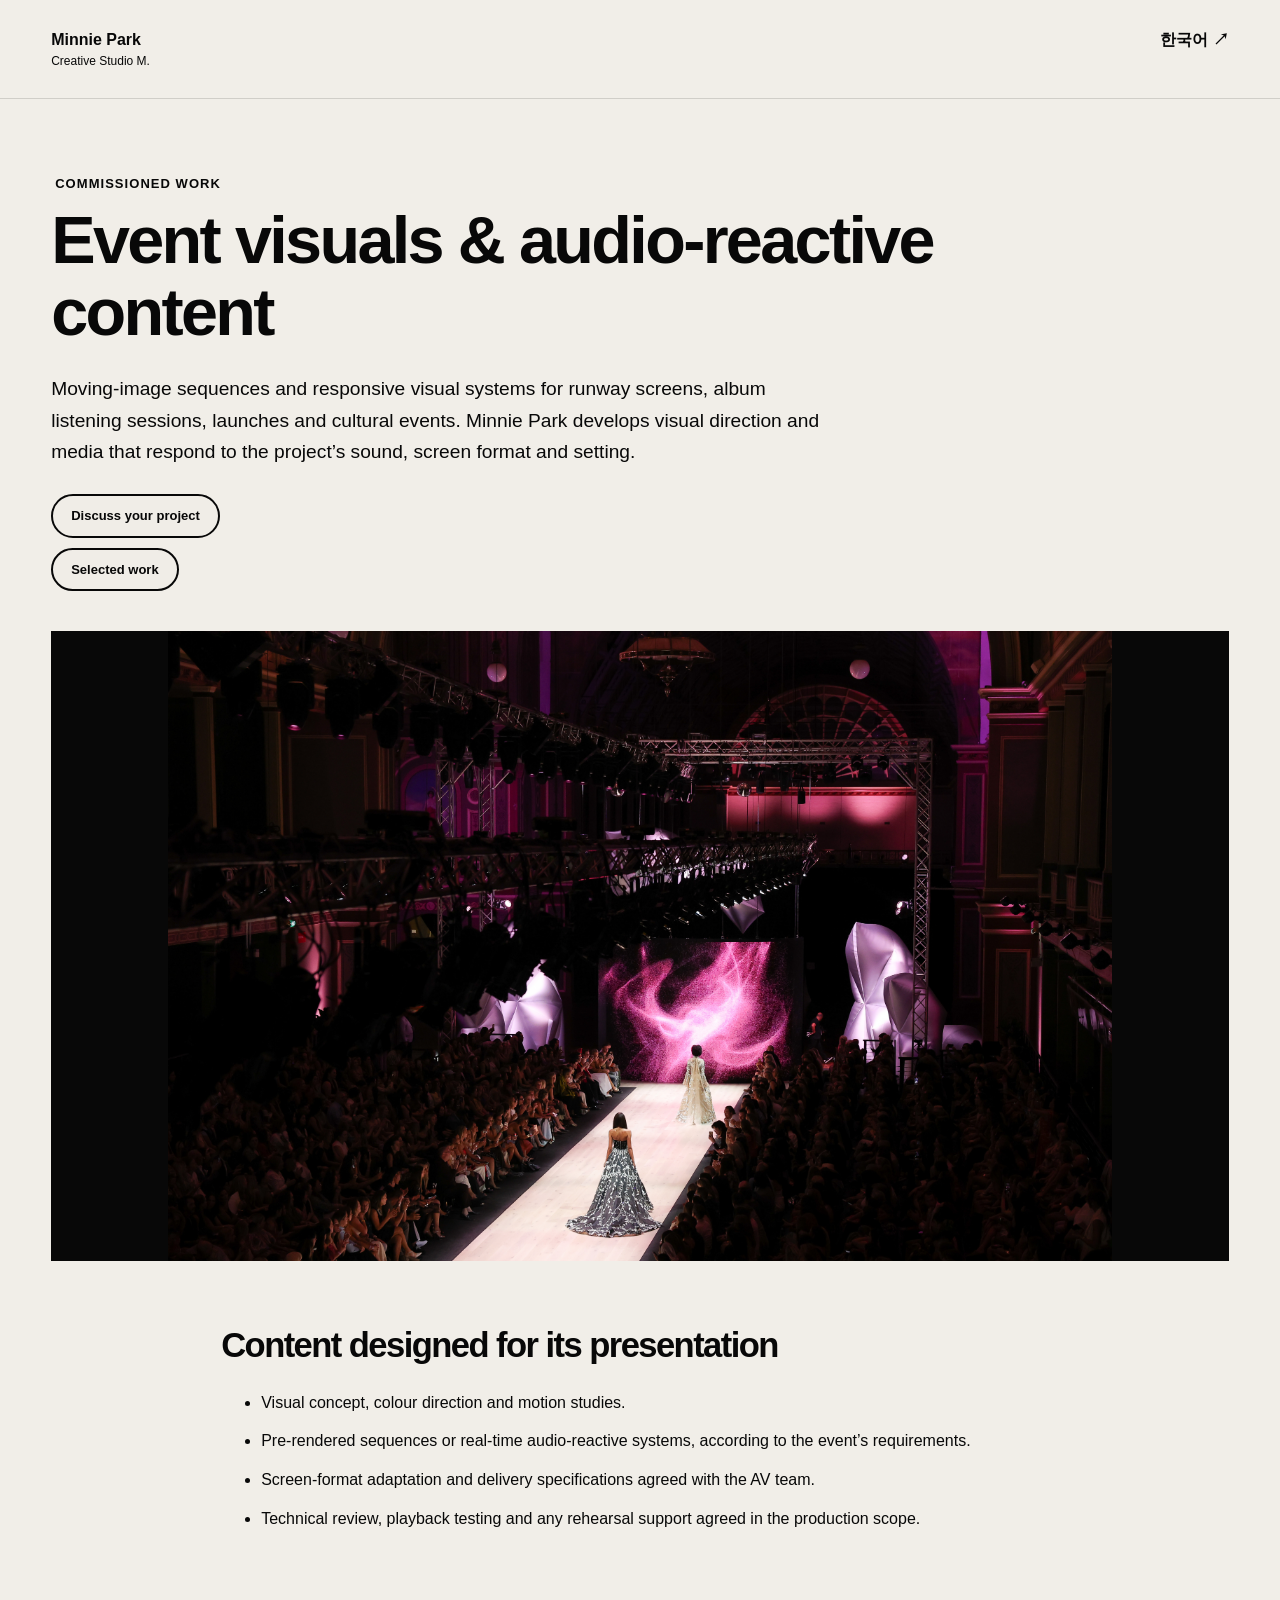
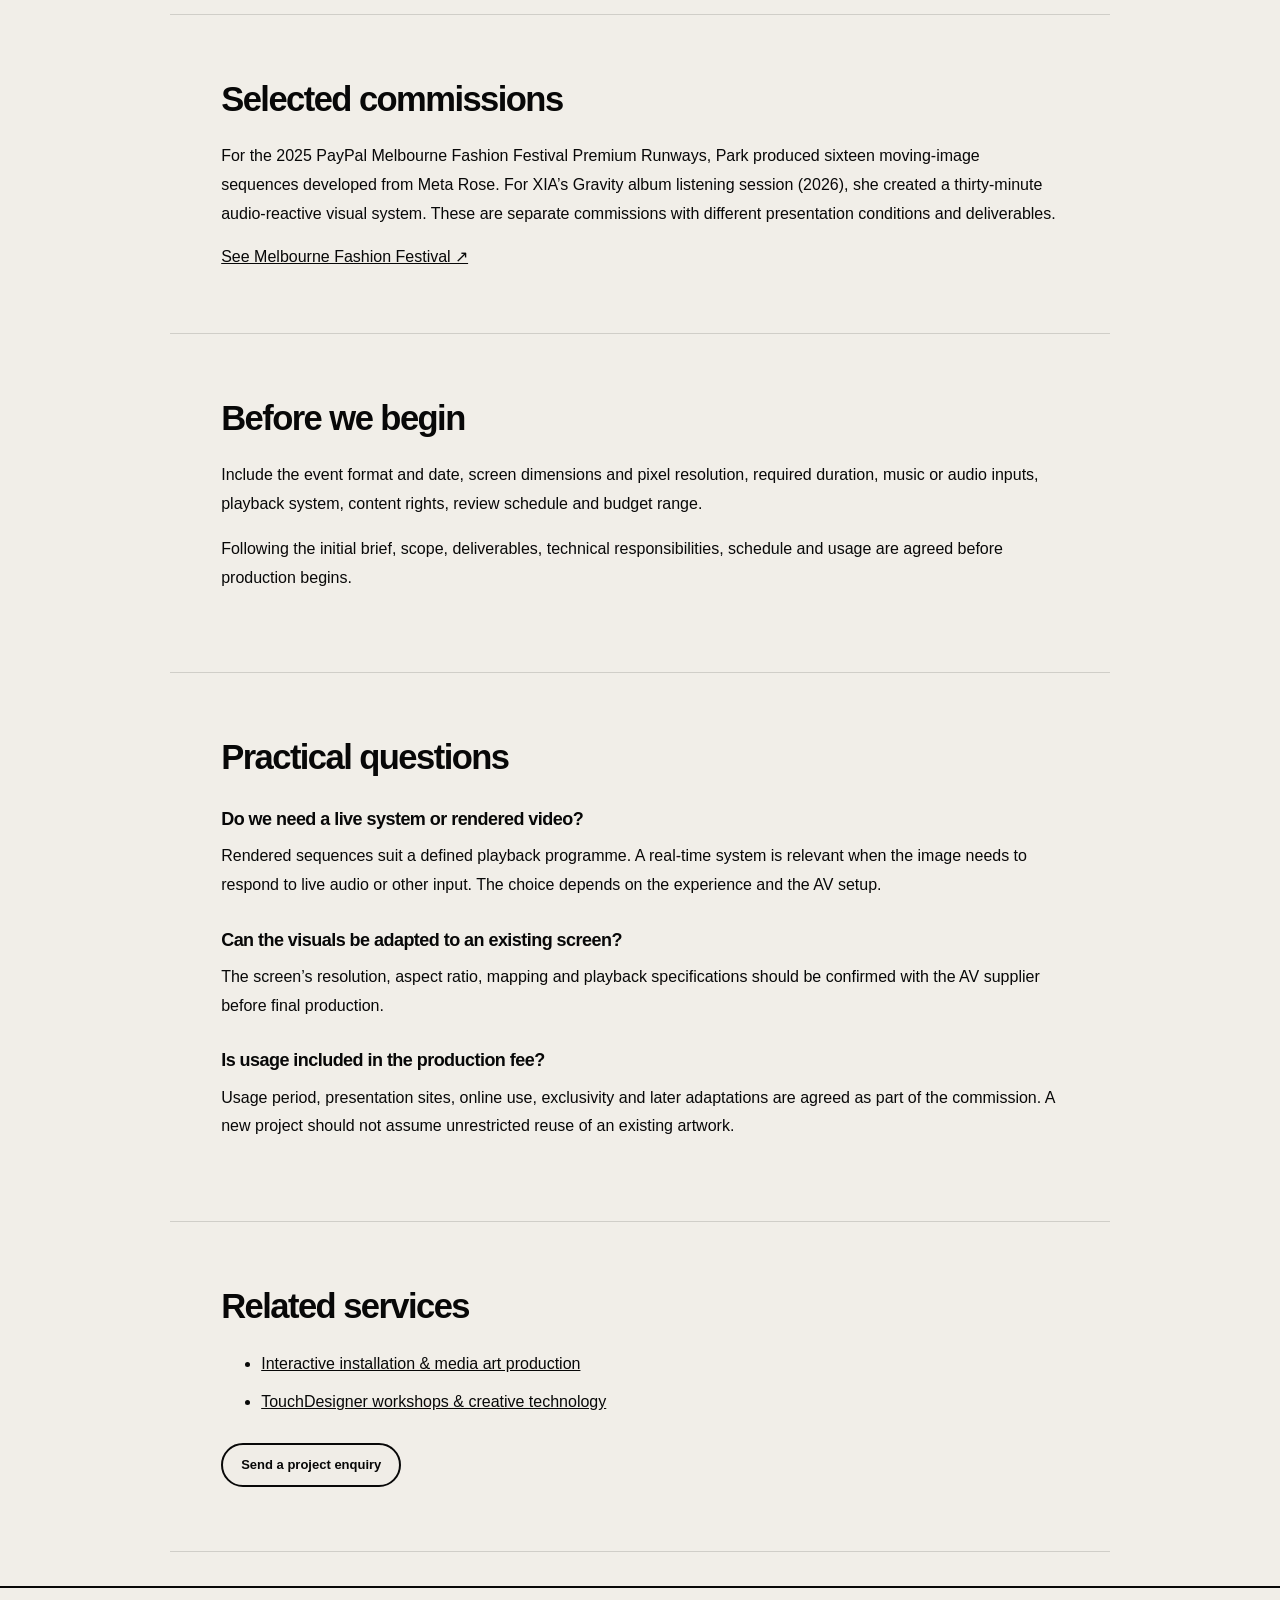
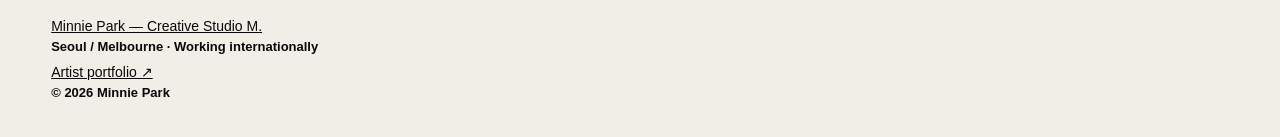
<file: en/event-visuals/index.html>
<!DOCTYPE html>
<html lang="en">
<head>
  <meta charset="UTF-8" />
  <meta name="viewport" content="width=device-width, initial-scale=1.0" />
  <title>Event Visuals &amp; Audio-Reactive Content Production | Minnie Park</title>
  <meta name="description" content="Moving-image and audio-reactive visual production for fashion runways, listening sessions, launches and event screens. Selected commissions by Minnie Park, Seoul and Melbourne." />
  <meta name="author" content="Minnie Park" />
  <meta name="msvalidate.01" content="20B9C3E42F618F8AFA82E2EDB595B31F" />
  <meta name="robots" content="index, follow, max-image-preview:large" />
  <link rel="canonical" href="https://work.minniepark.art/en/event-visuals/" />
  <link rel="alternate" hreflang="ko" href="https://work.minniepark.art/event-visuals/" />
  <link rel="alternate" hreflang="en" href="https://work.minniepark.art/en/event-visuals/" />
  <link rel="alternate" hreflang="x-default" href="https://work.minniepark.art/event-visuals/" />
  <meta property="og:type" content="website" />
  <meta property="og:site_name" content="Minnie Park — Creative Studio M." />
  <meta property="og:url" content="https://work.minniepark.art/en/event-visuals/" />
  <meta property="og:title" content="Event Visuals &amp; Audio-Reactive Content Production | Minnie Park" />
  <meta property="og:description" content="Moving-image and audio-reactive visual production for fashion runways, listening sessions, launches and event screens. Selected commissions by Minnie Park, Seoul and Melbourne." />
  <meta property="og:locale" content="en_US" />
  <meta property="og:image" content="https://work.minniepark.art/images/og-cover.jpg" />
  <meta name="twitter:card" content="summary_large_image" />
  <meta name="twitter:title" content="Event Visuals &amp; Audio-Reactive Content Production | Minnie Park" />
  <meta name="twitter:description" content="Moving-image and audio-reactive visual production for fashion runways, listening sessions, launches and event screens. Selected commissions by Minnie Park, Seoul and Melbourne." />
  <meta name="twitter:image" content="https://work.minniepark.art/images/og-cover.jpg" />
  <link rel="icon" href="../../favicon.svg" type="image/svg+xml" />
  <link rel="icon" href="../../favicon.ico" sizes="32x32" />
  <link rel="apple-touch-icon" href="../../apple-touch-icon.png" />
  <link rel="preconnect" href="https://fonts.googleapis.com" />
  <link rel="preconnect" href="https://fonts.gstatic.com" crossorigin />
  <link href="https://fonts.googleapis.com/css2?family=Material+Symbols+Outlined:opsz,wght,FILL,GRAD@24,400,0,0" rel="stylesheet" />
  <link rel="stylesheet" href="../../style.css?v=20260715-1" />
  <link rel="stylesheet" href="../../service-pages.css?v=20260911-1" />
  <script type="application/ld+json">{"@context":"https://schema.org","@graph":[{"@type":"Person","@id":"https://minniepark.art/#artist","name":"Minnie Park","url":"https://minniepark.art/","jobTitle":"Interactive Audio-Visual Artist and Creative Technologist","sameAs":["https://www.instagram.com/minniepark.studio/"],"knowsAbout":["TouchDesigner","Interactive installations","Audio-reactive visuals","Media art","Creative technology workshops"]},{"@type":"WebSite","@id":"https://work.minniepark.art/#website","url":"https://work.minniepark.art/","name":"Minnie Park — Creative Studio M.","inLanguage":["ko","en"],"publisher":{"@id":"https://minniepark.art/#artist"}},{"@type":"WebPage","@id":"https://work.minniepark.art/en/event-visuals/#webpage","url":"https://work.minniepark.art/en/event-visuals/","name":"Event Visuals & Audio-Reactive Content Production | Minnie Park","description":"Moving-image and audio-reactive visual production for fashion runways, listening sessions, launches and event screens. Selected commissions by Minnie Park, Seoul and Melbourne.","inLanguage":"en","isPartOf":{"@id":"https://work.minniepark.art/#website"},"about":{"@id":"https://minniepark.art/#artist"},"mainEntity":{"@id":"https://work.minniepark.art/en/event-visuals/#service"}},{"@type":"Service","@id":"https://work.minniepark.art/en/event-visuals/#service","name":"Event visuals & audio-reactive content","description":"Moving-image and audio-reactive visual production for fashion runways, listening sessions, launches and event screens. Selected commissions by Minnie Park, Seoul and Melbourne.","url":"https://work.minniepark.art/en/event-visuals/","provider":{"@id":"https://minniepark.art/#artist"},"areaServed":["South Korea","Australia"],"availableChannel":{"@type":"ServiceChannel","serviceUrl":"https://work.minniepark.art/en/#contact"}}]}</script>
</head>
<body class="service-page">
  <header class="service-header"><a href="../../en/">Minnie Park <span>Creative Studio M.</span></a><a href="../../event-visuals/" lang="ko">한국어 ↗</a></header>
  <main>
    <section class="service-hero">
      <p class="section-kicker">Commissioned work</p>
      <h1>Event visuals &amp; audio-reactive content</h1>
      <p>Moving-image sequences and responsive visual systems for runway screens, album listening sessions, launches and cultural events. Minnie Park develops visual direction and media that respond to the project’s sound, screen format and setting.</p>
      <div class="contact-actions"><a href="../../en/#contact">Discuss your project</a><a href="../../en/#selected-work">Selected work</a></div>
    </section>
    <figure class="service-image"><img src="../../images/fashionrunway.png" alt="Minnie Park’s moving-image work presented on a Melbourne Fashion Festival runway screen" loading="eager" decoding="async" /></figure>
    <section class="service-detail"><h2>Content designed for its presentation</h2><ul><li>Visual concept, colour direction and motion studies.</li><li>Pre-rendered sequences or real-time audio-reactive systems, according to the event’s requirements.</li><li>Screen-format adaptation and delivery specifications agreed with the AV team.</li><li>Technical review, playback testing and any rehearsal support agreed in the production scope.</li></ul></section>
    <section class="service-detail"><h2>Selected commissions</h2><p>For the 2025 PayPal Melbourne Fashion Festival Premium Runways, Park produced sixteen moving-image sequences developed from Meta Rose. For XIA’s Gravity album listening session (2026), she created a thirty-minute audio-reactive visual system. These are separate commissions with different presentation conditions and deliverables.</p><a href="https://minniepark.art/works/melbourne-fashion-festival/">See Melbourne Fashion Festival ↗</a></section>
    <section class="service-detail"><h2>Before we begin</h2><p>Include the event format and date, screen dimensions and pixel resolution, required duration, music or audio inputs, playback system, content rights, review schedule and budget range.</p><p>Following the initial brief, scope, deliverables, technical responsibilities, schedule and usage are agreed before production begins.</p></section>
    <section class="service-detail"><h2>Practical questions</h2><article><h3>Do we need a live system or rendered video?</h3><p>Rendered sequences suit a defined playback programme. A real-time system is relevant when the image needs to respond to live audio or other input. The choice depends on the experience and the AV setup.</p></article><article><h3>Can the visuals be adapted to an existing screen?</h3><p>The screen’s resolution, aspect ratio, mapping and playback specifications should be confirmed with the AV supplier before final production.</p></article><article><h3>Is usage included in the production fee?</h3><p>Usage period, presentation sites, online use, exclusivity and later adaptations are agreed as part of the commission. A new project should not assume unrestricted reuse of an existing artwork.</p></article></section>
    <section class="service-detail"><h2>Related services</h2><ul><li><a href="../interactive-installations/">Interactive installation &amp; media art production</a></li><li><a href="../touchdesigner-workshops/">TouchDesigner workshops &amp; creative technology</a></li></ul><div class="contact-actions"><a href="../../en/#contact">Send a project enquiry</a></div></section>
  </main>
  <footer class="service-footer"><a href="../../en/">Minnie Park — Creative Studio M.</a><p>Seoul / Melbourne · Working internationally</p><a href="https://minniepark.art/">Artist portfolio ↗</a><p>© 2026 Minnie Park</p></footer>
</body>
</html>
</file>
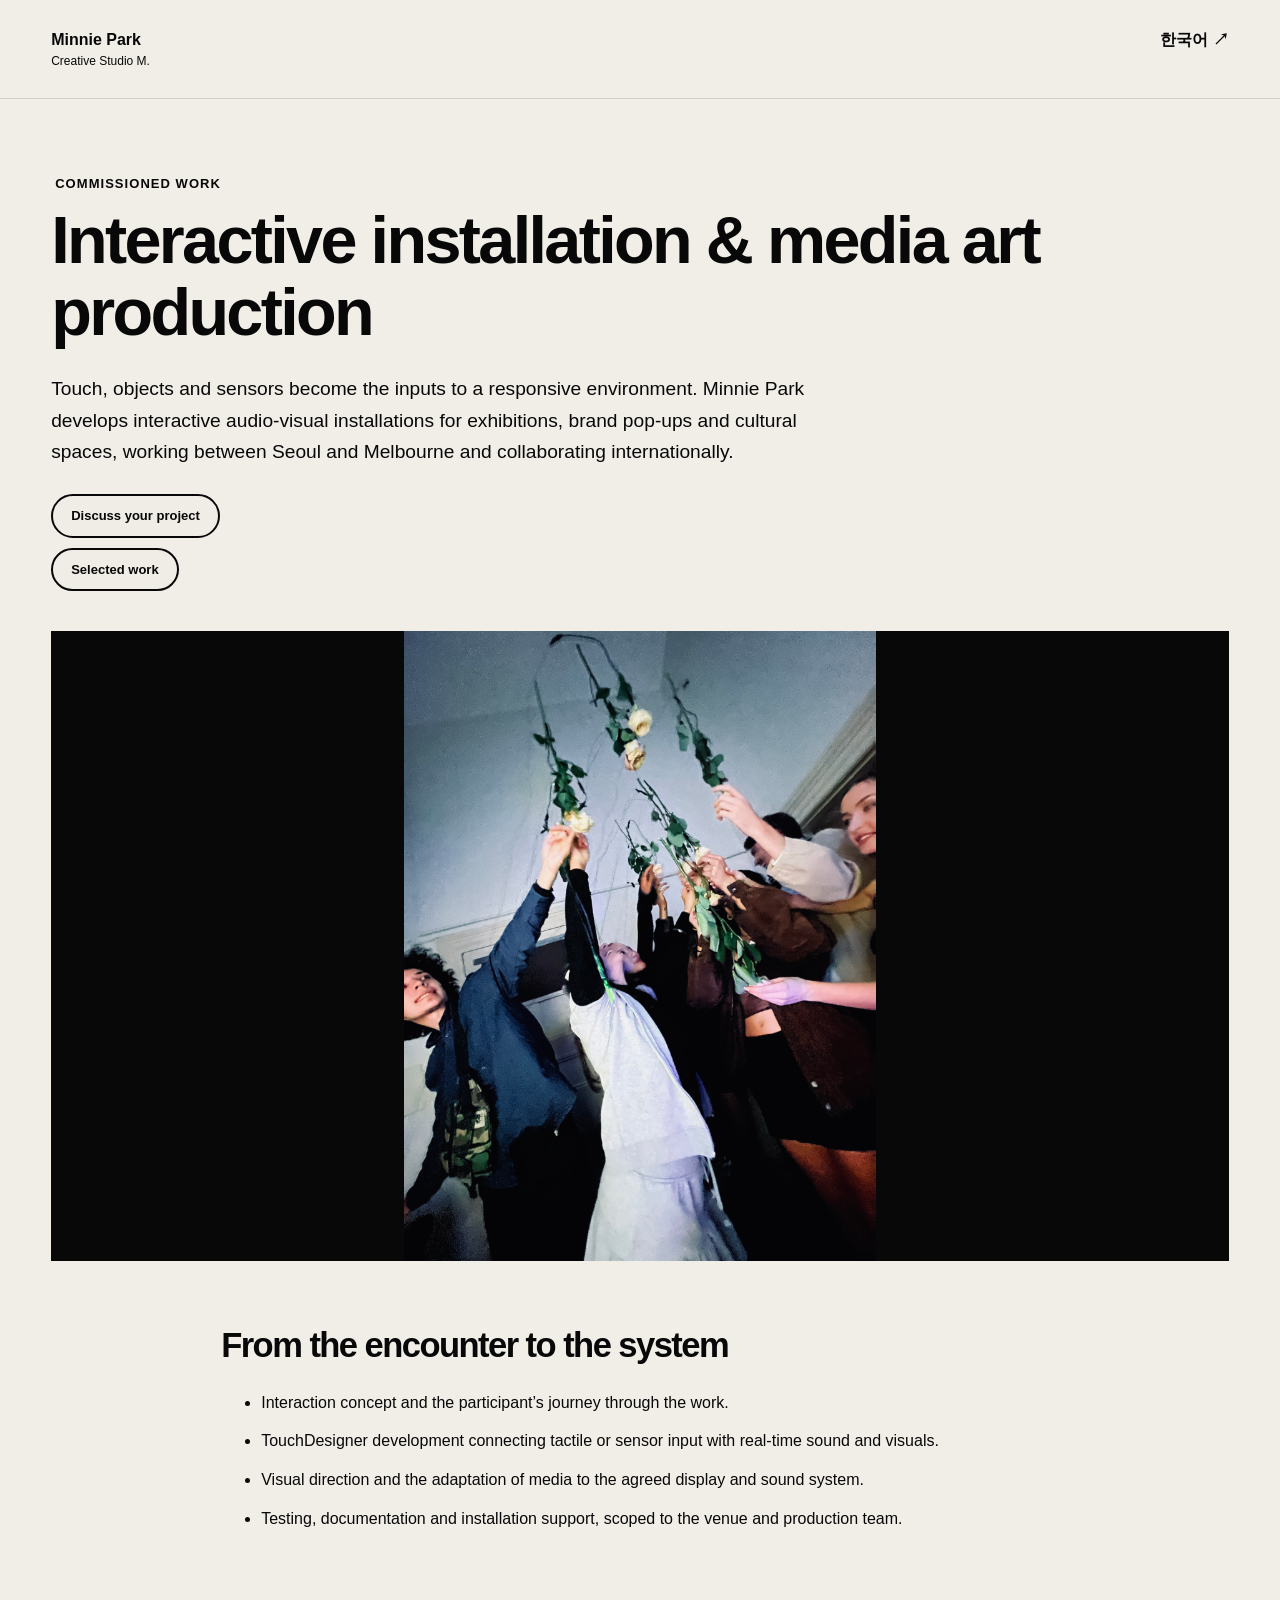
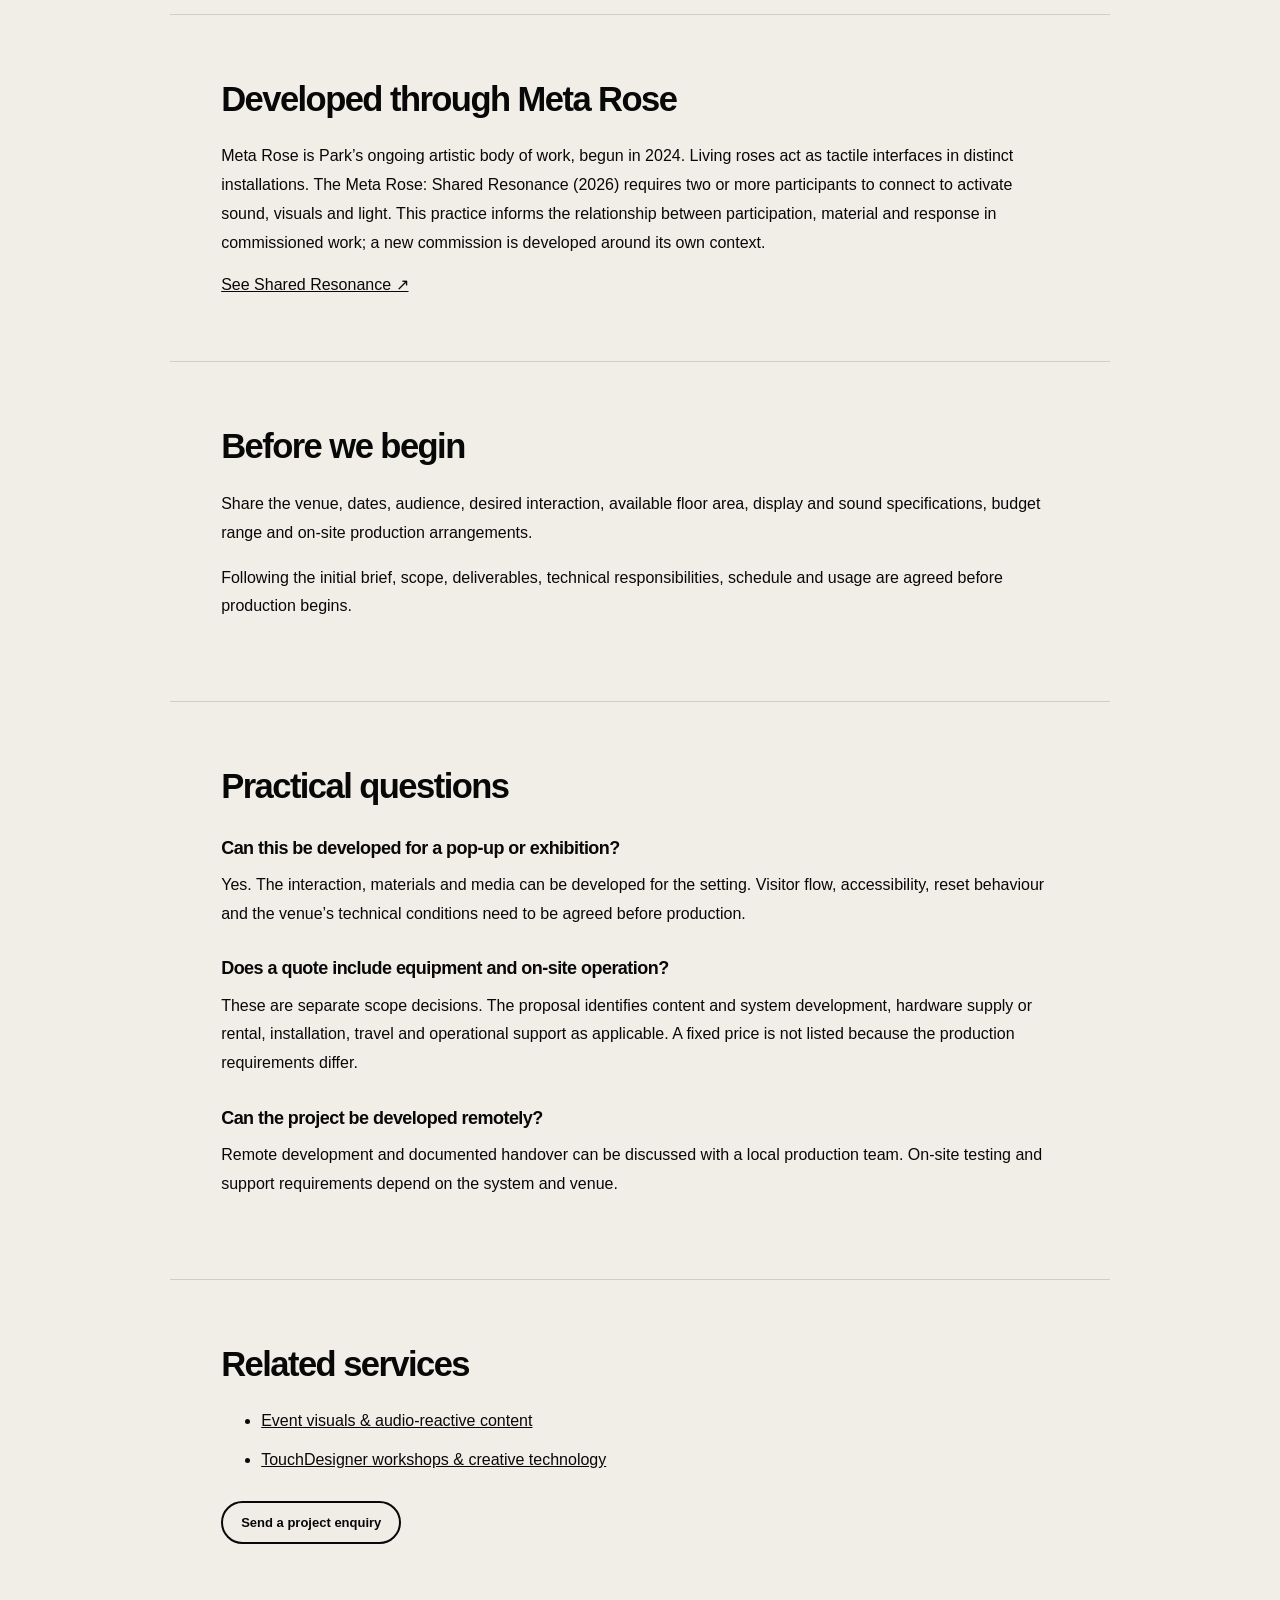
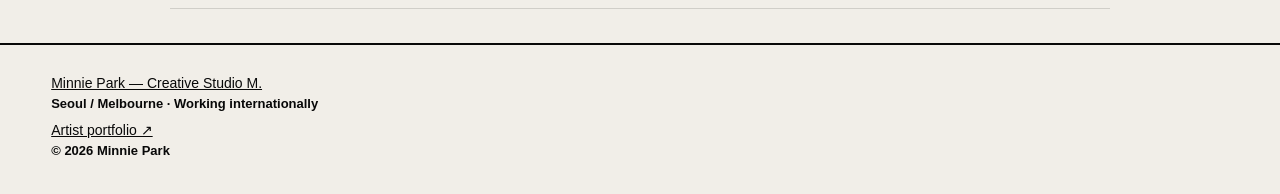
<file: en/interactive-installations/index.html>
<!DOCTYPE html>
<html lang="en">
<head>
  <meta charset="UTF-8" />
  <meta name="viewport" content="width=device-width, initial-scale=1.0" />
  <title>Interactive Installation &amp; Media Art Production | Minnie Park</title>
  <meta name="description" content="Artist-led interactive installations for exhibitions, pop-ups and brand spaces. TouchDesigner, touch and sensor-based audio-visual systems by Minnie Park, Seoul and Melbourne." />
  <meta name="author" content="Minnie Park" />
  <meta name="msvalidate.01" content="20B9C3E42F618F8AFA82E2EDB595B31F" />
  <meta name="robots" content="index, follow, max-image-preview:large" />
  <link rel="canonical" href="https://work.minniepark.art/en/interactive-installations/" />
  <link rel="alternate" hreflang="ko" href="https://work.minniepark.art/interactive-installations/" />
  <link rel="alternate" hreflang="en" href="https://work.minniepark.art/en/interactive-installations/" />
  <link rel="alternate" hreflang="x-default" href="https://work.minniepark.art/interactive-installations/" />
  <meta property="og:type" content="website" />
  <meta property="og:site_name" content="Minnie Park — Creative Studio M." />
  <meta property="og:url" content="https://work.minniepark.art/en/interactive-installations/" />
  <meta property="og:title" content="Interactive Installation &amp; Media Art Production | Minnie Park" />
  <meta property="og:description" content="Artist-led interactive installations for exhibitions, pop-ups and brand spaces. TouchDesigner, touch and sensor-based audio-visual systems by Minnie Park, Seoul and Melbourne." />
  <meta property="og:locale" content="en_US" />
  <meta property="og:image" content="https://work.minniepark.art/images/og-cover.jpg" />
  <meta name="twitter:card" content="summary_large_image" />
  <meta name="twitter:title" content="Interactive Installation &amp; Media Art Production | Minnie Park" />
  <meta name="twitter:description" content="Artist-led interactive installations for exhibitions, pop-ups and brand spaces. TouchDesigner, touch and sensor-based audio-visual systems by Minnie Park, Seoul and Melbourne." />
  <meta name="twitter:image" content="https://work.minniepark.art/images/og-cover.jpg" />
  <link rel="icon" href="../../favicon.svg" type="image/svg+xml" />
  <link rel="icon" href="../../favicon.ico" sizes="32x32" />
  <link rel="apple-touch-icon" href="../../apple-touch-icon.png" />
  <link rel="preconnect" href="https://fonts.googleapis.com" />
  <link rel="preconnect" href="https://fonts.gstatic.com" crossorigin />
  <link href="https://fonts.googleapis.com/css2?family=Material+Symbols+Outlined:opsz,wght,FILL,GRAD@24,400,0,0" rel="stylesheet" />
  <link rel="stylesheet" href="../../style.css?v=20260715-1" />
  <link rel="stylesheet" href="../../service-pages.css?v=20260911-1" />
  <script type="application/ld+json">{"@context":"https://schema.org","@graph":[{"@type":"Person","@id":"https://minniepark.art/#artist","name":"Minnie Park","url":"https://minniepark.art/","jobTitle":"Interactive Audio-Visual Artist and Creative Technologist","sameAs":["https://www.instagram.com/minniepark.studio/"],"knowsAbout":["TouchDesigner","Interactive installations","Audio-reactive visuals","Media art","Creative technology workshops"]},{"@type":"WebSite","@id":"https://work.minniepark.art/#website","url":"https://work.minniepark.art/","name":"Minnie Park — Creative Studio M.","inLanguage":["ko","en"],"publisher":{"@id":"https://minniepark.art/#artist"}},{"@type":"WebPage","@id":"https://work.minniepark.art/en/interactive-installations/#webpage","url":"https://work.minniepark.art/en/interactive-installations/","name":"Interactive Installation & Media Art Production | Minnie Park","description":"Artist-led interactive installations for exhibitions, pop-ups and brand spaces. TouchDesigner, touch and sensor-based audio-visual systems by Minnie Park, Seoul and Melbourne.","inLanguage":"en","isPartOf":{"@id":"https://work.minniepark.art/#website"},"about":{"@id":"https://minniepark.art/#artist"},"mainEntity":{"@id":"https://work.minniepark.art/en/interactive-installations/#service"}},{"@type":"Service","@id":"https://work.minniepark.art/en/interactive-installations/#service","name":"Interactive installation & media art production","description":"Artist-led interactive installations for exhibitions, pop-ups and brand spaces. TouchDesigner, touch and sensor-based audio-visual systems by Minnie Park, Seoul and Melbourne.","url":"https://work.minniepark.art/en/interactive-installations/","provider":{"@id":"https://minniepark.art/#artist"},"areaServed":["South Korea","Australia"],"availableChannel":{"@type":"ServiceChannel","serviceUrl":"https://work.minniepark.art/en/#contact"}}]}</script>
</head>
<body class="service-page">
  <header class="service-header"><a href="../../en/">Minnie Park <span>Creative Studio M.</span></a><a href="../../interactive-installations/" lang="ko">한국어 ↗</a></header>
  <main>
    <section class="service-hero">
      <p class="section-kicker">Commissioned work</p>
      <h1>Interactive installation &amp; media art production</h1>
      <p>Touch, objects and sensors become the inputs to a responsive environment. Minnie Park develops interactive audio-visual installations for exhibitions, brand pop-ups and cultural spaces, working between Seoul and Melbourne and collaborating internationally.</p>
      <div class="contact-actions"><a href="../../en/#contact">Discuss your project</a><a href="../../en/#selected-work">Selected work</a></div>
    </section>
    <figure class="service-image"><img src="../../images/installation1.png" alt="Interactive installation using objects as interfaces" loading="eager" decoding="async" /></figure>
    <section class="service-detail"><h2>From the encounter to the system</h2><ul><li>Interaction concept and the participant’s journey through the work.</li><li>TouchDesigner development connecting tactile or sensor input with real-time sound and visuals.</li><li>Visual direction and the adaptation of media to the agreed display and sound system.</li><li>Testing, documentation and installation support, scoped to the venue and production team.</li></ul></section>
    <section class="service-detail"><h2>Developed through Meta Rose</h2><p>Meta Rose is Park’s ongoing artistic body of work, begun in 2024. Living roses act as tactile interfaces in distinct installations. The Meta Rose: Shared Resonance (2026) requires two or more participants to connect to activate sound, visuals and light. This practice informs the relationship between participation, material and response in commissioned work; a new commission is developed around its own context.</p><a href="https://minniepark.art/works/shared-resonance/">See Shared Resonance ↗</a></section>
    <section class="service-detail"><h2>Before we begin</h2><p>Share the venue, dates, audience, desired interaction, available floor area, display and sound specifications, budget range and on-site production arrangements.</p><p>Following the initial brief, scope, deliverables, technical responsibilities, schedule and usage are agreed before production begins.</p></section>
    <section class="service-detail"><h2>Practical questions</h2><article><h3>Can this be developed for a pop-up or exhibition?</h3><p>Yes. The interaction, materials and media can be developed for the setting. Visitor flow, accessibility, reset behaviour and the venue’s technical conditions need to be agreed before production.</p></article><article><h3>Does a quote include equipment and on-site operation?</h3><p>These are separate scope decisions. The proposal identifies content and system development, hardware supply or rental, installation, travel and operational support as applicable. A fixed price is not listed because the production requirements differ.</p></article><article><h3>Can the project be developed remotely?</h3><p>Remote development and documented handover can be discussed with a local production team. On-site testing and support requirements depend on the system and venue.</p></article></section>
    <section class="service-detail"><h2>Related services</h2><ul><li><a href="../event-visuals/">Event visuals &amp; audio-reactive content</a></li><li><a href="../touchdesigner-workshops/">TouchDesigner workshops &amp; creative technology</a></li></ul><div class="contact-actions"><a href="../../en/#contact">Send a project enquiry</a></div></section>
  </main>
  <footer class="service-footer"><a href="../../en/">Minnie Park — Creative Studio M.</a><p>Seoul / Melbourne · Working internationally</p><a href="https://minniepark.art/">Artist portfolio ↗</a><p>© 2026 Minnie Park</p></footer>
</body>
</html>
</file>
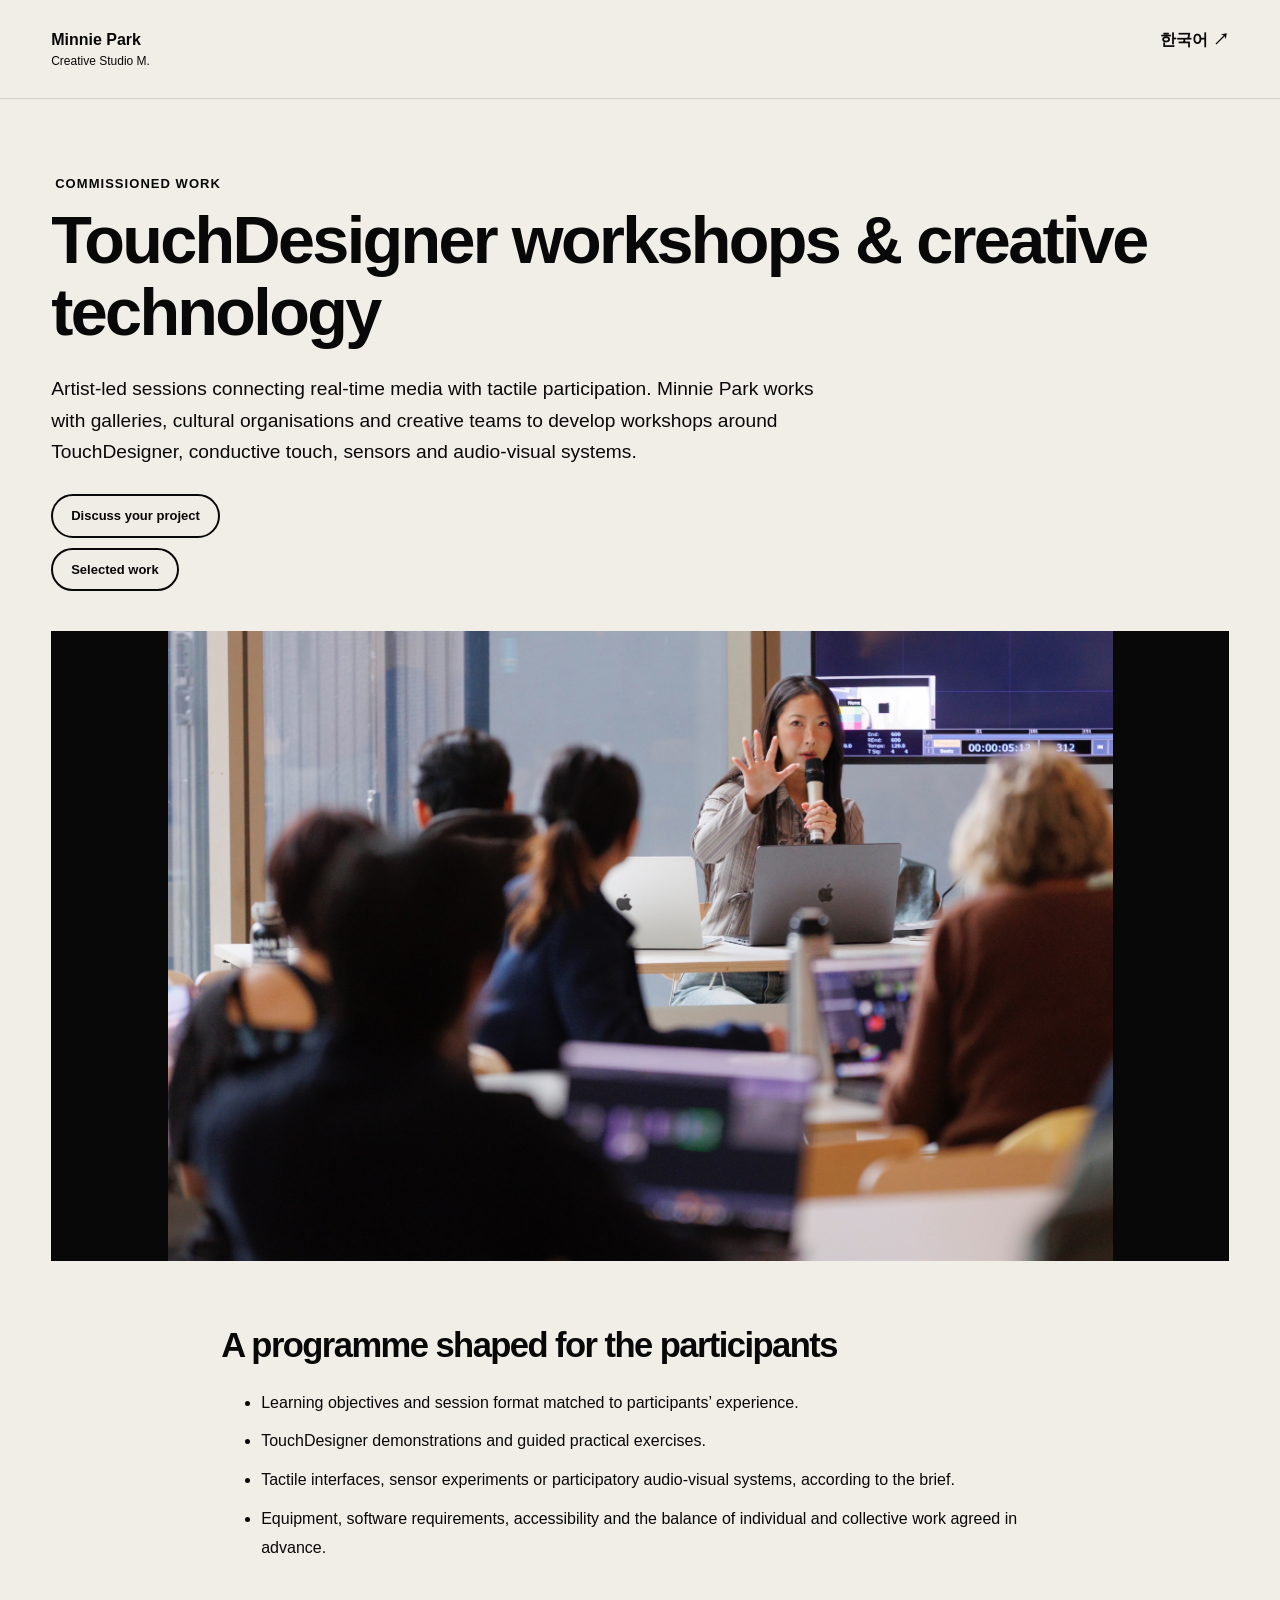
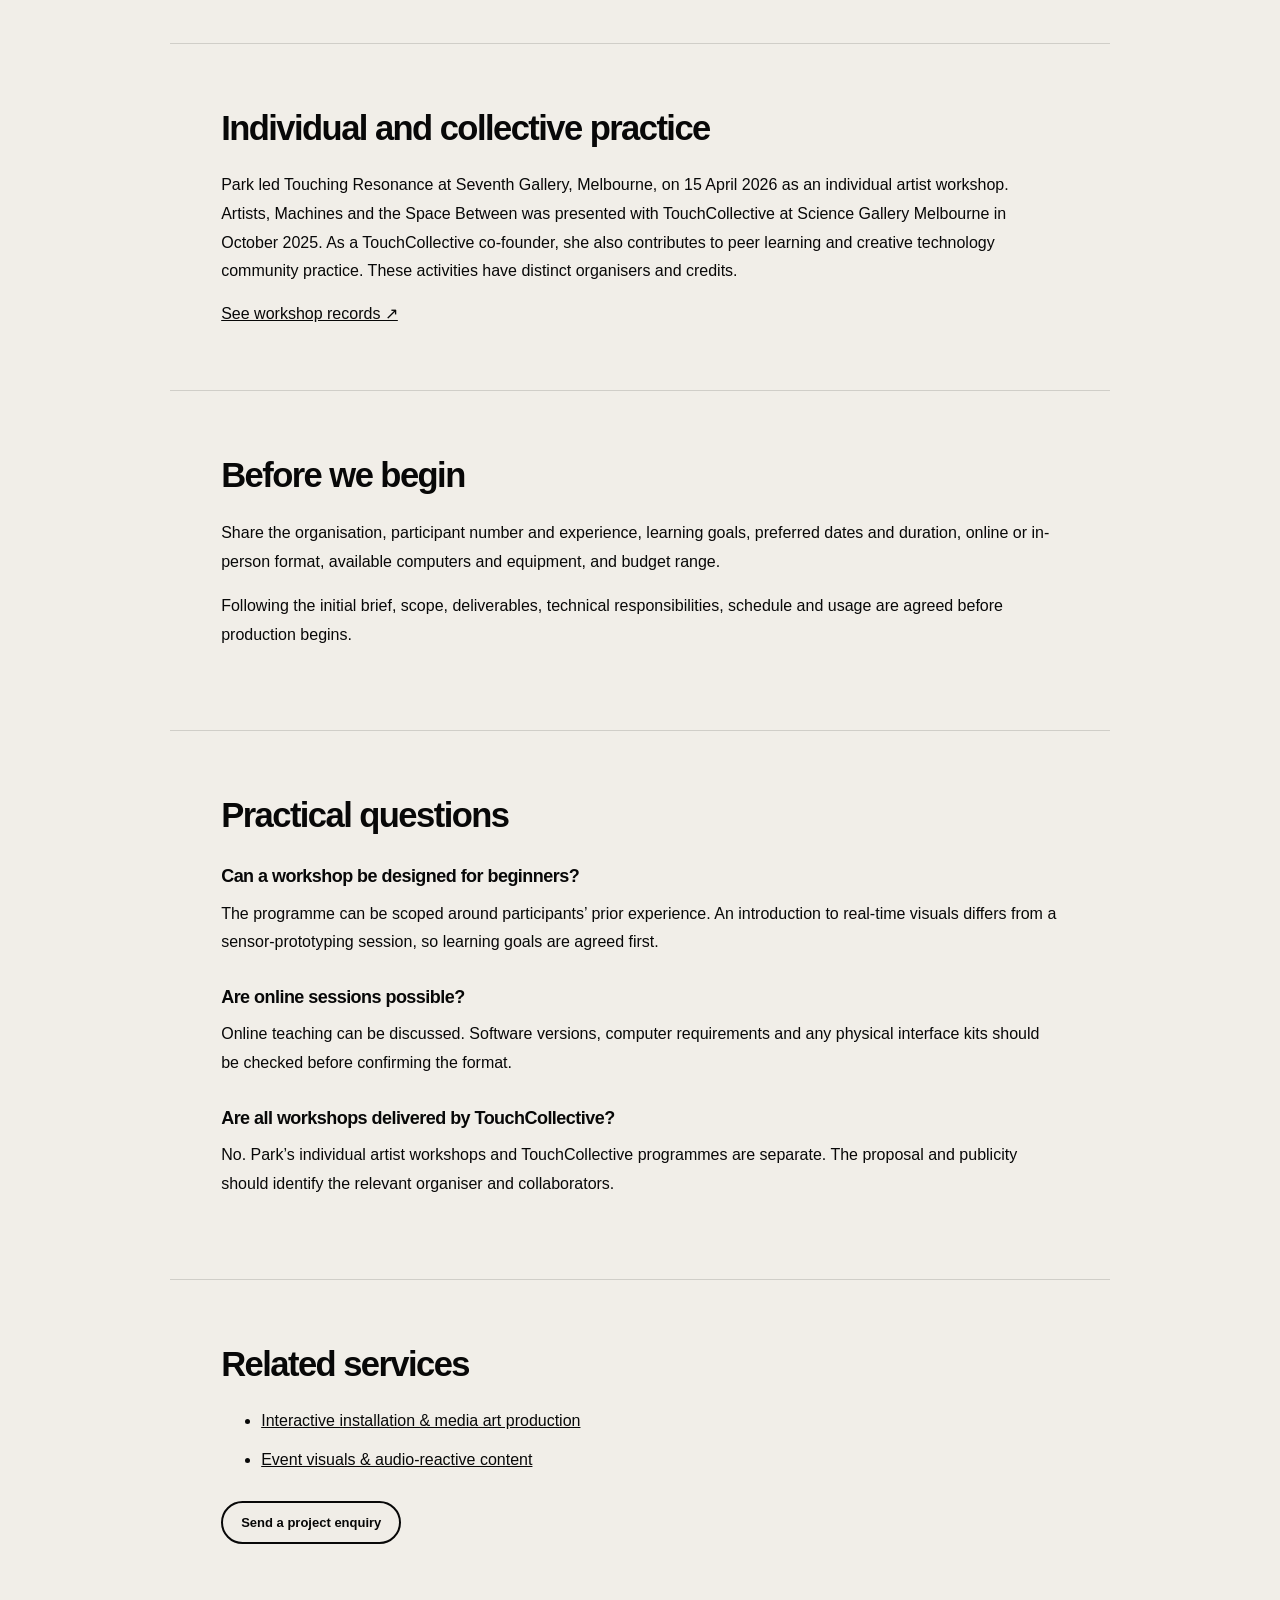
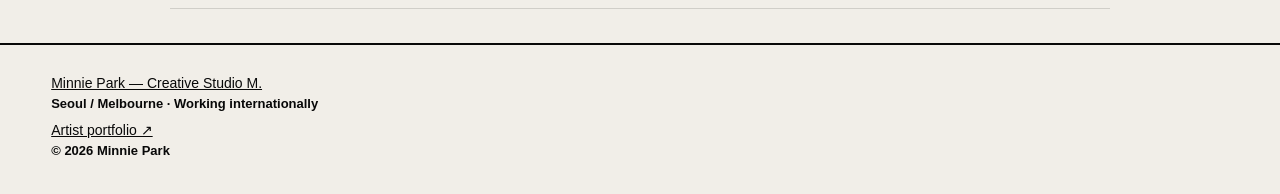
<file: en/touchdesigner-workshops/index.html>
<!DOCTYPE html>
<html lang="en">
<head>
  <meta charset="UTF-8" />
  <meta name="viewport" content="width=device-width, initial-scale=1.0" />
  <title>TouchDesigner Workshops &amp; Artist-Led Creative Technology | Minnie Park</title>
  <meta name="description" content="TouchDesigner workshops for galleries, cultural organisations and creative teams. Real-time visuals, conductive touch and participatory systems with Minnie Park, TouchCollective co-founder." />
  <meta name="author" content="Minnie Park" />
  <meta name="msvalidate.01" content="20B9C3E42F618F8AFA82E2EDB595B31F" />
  <meta name="robots" content="index, follow, max-image-preview:large" />
  <link rel="canonical" href="https://work.minniepark.art/en/touchdesigner-workshops/" />
  <link rel="alternate" hreflang="ko" href="https://work.minniepark.art/touchdesigner-workshops/" />
  <link rel="alternate" hreflang="en" href="https://work.minniepark.art/en/touchdesigner-workshops/" />
  <link rel="alternate" hreflang="x-default" href="https://work.minniepark.art/touchdesigner-workshops/" />
  <meta property="og:type" content="website" />
  <meta property="og:site_name" content="Minnie Park — Creative Studio M." />
  <meta property="og:url" content="https://work.minniepark.art/en/touchdesigner-workshops/" />
  <meta property="og:title" content="TouchDesigner Workshops &amp; Artist-Led Creative Technology | Minnie Park" />
  <meta property="og:description" content="TouchDesigner workshops for galleries, cultural organisations and creative teams. Real-time visuals, conductive touch and participatory systems with Minnie Park, TouchCollective co-founder." />
  <meta property="og:locale" content="en_US" />
  <meta property="og:image" content="https://work.minniepark.art/images/og-cover.jpg" />
  <meta name="twitter:card" content="summary_large_image" />
  <meta name="twitter:title" content="TouchDesigner Workshops &amp; Artist-Led Creative Technology | Minnie Park" />
  <meta name="twitter:description" content="TouchDesigner workshops for galleries, cultural organisations and creative teams. Real-time visuals, conductive touch and participatory systems with Minnie Park, TouchCollective co-founder." />
  <meta name="twitter:image" content="https://work.minniepark.art/images/og-cover.jpg" />
  <link rel="icon" href="../../favicon.svg" type="image/svg+xml" />
  <link rel="icon" href="../../favicon.ico" sizes="32x32" />
  <link rel="apple-touch-icon" href="../../apple-touch-icon.png" />
  <link rel="preconnect" href="https://fonts.googleapis.com" />
  <link rel="preconnect" href="https://fonts.gstatic.com" crossorigin />
  <link href="https://fonts.googleapis.com/css2?family=Material+Symbols+Outlined:opsz,wght,FILL,GRAD@24,400,0,0" rel="stylesheet" />
  <link rel="stylesheet" href="../../style.css?v=20260715-1" />
  <link rel="stylesheet" href="../../service-pages.css?v=20260911-1" />
  <script type="application/ld+json">{"@context":"https://schema.org","@graph":[{"@type":"Person","@id":"https://minniepark.art/#artist","name":"Minnie Park","url":"https://minniepark.art/","jobTitle":"Interactive Audio-Visual Artist and Creative Technologist","sameAs":["https://www.instagram.com/minniepark.studio/"],"knowsAbout":["TouchDesigner","Interactive installations","Audio-reactive visuals","Media art","Creative technology workshops"]},{"@type":"WebSite","@id":"https://work.minniepark.art/#website","url":"https://work.minniepark.art/","name":"Minnie Park — Creative Studio M.","inLanguage":["ko","en"],"publisher":{"@id":"https://minniepark.art/#artist"}},{"@type":"WebPage","@id":"https://work.minniepark.art/en/touchdesigner-workshops/#webpage","url":"https://work.minniepark.art/en/touchdesigner-workshops/","name":"TouchDesigner Workshops & Artist-Led Creative Technology | Minnie Park","description":"TouchDesigner workshops for galleries, cultural organisations and creative teams. Real-time visuals, conductive touch and participatory systems with Minnie Park, TouchCollective co-founder.","inLanguage":"en","isPartOf":{"@id":"https://work.minniepark.art/#website"},"about":{"@id":"https://minniepark.art/#artist"},"mainEntity":{"@id":"https://work.minniepark.art/en/touchdesigner-workshops/#service"}},{"@type":"Service","@id":"https://work.minniepark.art/en/touchdesigner-workshops/#service","name":"TouchDesigner workshops & creative technology","description":"TouchDesigner workshops for galleries, cultural organisations and creative teams. Real-time visuals, conductive touch and participatory systems with Minnie Park, TouchCollective co-founder.","url":"https://work.minniepark.art/en/touchdesigner-workshops/","provider":{"@id":"https://minniepark.art/#artist"},"areaServed":["South Korea","Australia"],"availableChannel":{"@type":"ServiceChannel","serviceUrl":"https://work.minniepark.art/en/#contact"}}]}</script>
</head>
<body class="service-page">
  <header class="service-header"><a href="../../en/">Minnie Park <span>Creative Studio M.</span></a><a href="../../touchdesigner-workshops/" lang="ko">한국어 ↗</a></header>
  <main>
    <section class="service-hero">
      <p class="section-kicker">Commissioned work</p>
      <h1>TouchDesigner workshops &amp; creative technology</h1>
      <p>Artist-led sessions connecting real-time media with tactile participation. Minnie Park works with galleries, cultural organisations and creative teams to develop workshops around TouchDesigner, conductive touch, sensors and audio-visual systems.</p>
      <div class="contact-actions"><a href="../../en/#contact">Discuss your project</a><a href="../../en/#selected-work">Selected work</a></div>
    </section>
    <figure class="service-image"><img src="../../images/workshop.png" alt="Participants in an artist-led TouchCollective creative technology workshop" loading="eager" decoding="async" /></figure>
    <section class="service-detail"><h2>A programme shaped for the participants</h2><ul><li>Learning objectives and session format matched to participants’ experience.</li><li>TouchDesigner demonstrations and guided practical exercises.</li><li>Tactile interfaces, sensor experiments or participatory audio-visual systems, according to the brief.</li><li>Equipment, software requirements, accessibility and the balance of individual and collective work agreed in advance.</li></ul></section>
    <section class="service-detail"><h2>Individual and collective practice</h2><p>Park led Touching Resonance at Seventh Gallery, Melbourne, on 15 April 2026 as an individual artist workshop. Artists, Machines and the Space Between was presented with TouchCollective at Science Gallery Melbourne in October 2025. As a TouchCollective co-founder, she also contributes to peer learning and creative technology community practice. These activities have distinct organisers and credits.</p><a href="https://minniepark.art/works/artist-workshops/">See workshop records ↗</a></section>
    <section class="service-detail"><h2>Before we begin</h2><p>Share the organisation, participant number and experience, learning goals, preferred dates and duration, online or in-person format, available computers and equipment, and budget range.</p><p>Following the initial brief, scope, deliverables, technical responsibilities, schedule and usage are agreed before production begins.</p></section>
    <section class="service-detail"><h2>Practical questions</h2><article><h3>Can a workshop be designed for beginners?</h3><p>The programme can be scoped around participants’ prior experience. An introduction to real-time visuals differs from a sensor-prototyping session, so learning goals are agreed first.</p></article><article><h3>Are online sessions possible?</h3><p>Online teaching can be discussed. Software versions, computer requirements and any physical interface kits should be checked before confirming the format.</p></article><article><h3>Are all workshops delivered by TouchCollective?</h3><p>No. Park’s individual artist workshops and TouchCollective programmes are separate. The proposal and publicity should identify the relevant organiser and collaborators.</p></article></section>
    <section class="service-detail"><h2>Related services</h2><ul><li><a href="../interactive-installations/">Interactive installation &amp; media art production</a></li><li><a href="../event-visuals/">Event visuals &amp; audio-reactive content</a></li></ul><div class="contact-actions"><a href="../../en/#contact">Send a project enquiry</a></div></section>
  </main>
  <footer class="service-footer"><a href="../../en/">Minnie Park — Creative Studio M.</a><p>Seoul / Melbourne · Working internationally</p><a href="https://minniepark.art/">Artist portfolio ↗</a><p>© 2026 Minnie Park</p></footer>
</body>
</html>
</file>
<file: style.css>
:root {
  --page-pad: clamp(18px, 4vw, 56px);
  --black: #080808;
  --muted: rgba(8, 8, 8, 0.62);
  --faint: rgba(8, 8, 8, 0.14);
  --bg: #f1eee8;
  --ink-soft: rgba(8, 8, 8, 0.72);
  --blob-blue: #526fb4;
  --blob-coral: #c88a77;
  --blob-green: #8fc4a7;
}

* {
  box-sizing: border-box;
}

html {
  scroll-behavior: smooth;
}

html,
body {
  margin: 0;
  min-height: 100%;
  background: var(--bg);
  color: var(--black);
  font-family: Inter, Pretendard, -apple-system, BlinkMacSystemFont, "Segoe UI", sans-serif;
}

body {
  position: relative;
  overflow-x: hidden;
  font-size: 16px;
  line-height: 1.5;
}

a {
  color: inherit;
}

.hero-visual {
  position: fixed;
  top: 0;
  left: 0;
  right: 0;
  bottom: 0;
  z-index: 0;
  contain: strict;
  overflow: hidden;
  background: var(--bg);
  pointer-events: none;
  touch-action: pan-y;
  transform: translateZ(0);
}

#textCanvas,
#blobCanvas {
  position: absolute;
  inset: 0;
  width: 100%;
  height: 100%;
}

#textCanvas {
  z-index: 1;
  opacity: 0.72;
}

#blobCanvas {
  z-index: 2;
  opacity: 0.88;
  mix-blend-mode: normal;
}

.site-shell {
  position: relative;
  z-index: 2;
}

.lang-switcher {
  display: inline-flex;
  align-items: center;
  margin-bottom: clamp(12px, 1.8vw, 18px);
  margin-left: 4px;
  font-size: 12px;
  font-weight: 800;
  line-height: 1;
  letter-spacing: 0.08em;
  text-transform: uppercase;
  text-decoration: none;
  color: var(--muted);
}


.home-mark {
  position: fixed;
  top: clamp(18px, 2.6vw, 30px);
  left: var(--page-pad);
  z-index: 10;
  display: grid;
  width: 52px;
  height: 52px;
  place-items: center;
  border-radius: 50%;
  text-decoration: none;
  transition: transform 180ms ease;
}

.home-mark span {
  display: block;
  width: 42px;
  height: 42px;
  border-radius: 50%;
  background:
    radial-gradient(circle, var(--black) 0 18%, transparent 19%),
    repeating-conic-gradient(from 0deg, var(--black) 0 3deg, transparent 3deg 10deg);
  opacity: 0.82;
}

.home-mark:hover,
.home-mark:focus-visible {
  transform: scale(1.22);
}

.home-mark.is-clicked {
  animation: markClick 260ms ease-out;
}

.sticky-inquiry {
  position: fixed;
  right: var(--page-pad);
  bottom: clamp(18px, 3vw, 34px);
  z-index: 10;
  display: grid;
  width: clamp(56px, 7.3vw, 80px);
  height: clamp(38px, 4.65vw, 52px);
  place-items: center;
  border-radius: 48% 52% 44% 56% / 55% 45% 52% 48%;
  color: var(--black);
  text-decoration: none;
  isolation: isolate;
  overflow: visible;
  background: transparent;
  filter: none;
  translate: 0 0;
  transform: translateZ(0);
  transition: transform 220ms ease;
  animation: none;
  will-change: translate, transform, filter;
}

.sticky-inquiry::before {
  display: none;
  content: "";
}

.sticky-inquiry::after {
  display: none;
  content: none;
}

.sticky-inquiry__blob {
  position: absolute;
  left: 50%;
  top: 50%;
  z-index: 0;
  display: block;
  width: 300%;
  height: 400%;
  opacity: 0.92;
  pointer-events: none;
  filter: blur(12px);
  transform: translate(-50%, -50%);
}

.sticky-inquiry span {
  position: relative;
  z-index: 2;
  max-width: 52px;
  text-align: center;
  font-size: 13px;
  line-height: 1.02;
  font-weight: 900;
  letter-spacing: -0.055em;
  text-shadow:
    0 0 7px rgba(241, 238, 232, 0.42),
    0 1px 0 rgba(241, 238, 232, 0.28);
}

.sticky-inquiry:hover,
.sticky-inquiry:focus-visible {
  transform: scale(1.16) rotate(-2deg);
}

.sticky-inquiry.is-clicked {
  animation: inquiryClick 320ms ease-out;
}

.interaction-hint {
  position: fixed;
  left: 50%;
  top: 50%;
  z-index: 11;
  display: inline-flex;
  align-items: center;
  gap: 12px;
  padding: 13px 18px 13px 15px;
  border: 0;
  border-radius: 999px;
  isolation: isolate;
  overflow: visible;
  background: rgba(241, 238, 232, 0.46);
  color: var(--black);
  font-size: clamp(13px, 1.25vw, 15px);
  font-weight: 850;
  letter-spacing: -0.035em;
  line-height: 1;
  white-space: nowrap;
  opacity: 0;
  pointer-events: none;
  transform: translate(-50%, calc(-50% + 14px)) scale(0.97);
  animation: hintIn 900ms cubic-bezier(0.16, 1, 0.3, 1) 900ms forwards, hintFloat 2200ms ease-in-out 1800ms infinite alternate;
}

.interaction-hint::before {
  position: absolute;
  inset: -12px;
  z-index: -1;
  border-radius: 999px;
  background:
    radial-gradient(circle at var(--hint-x1, 18%) var(--hint-y1, 24%), hsla(var(--hint-h1, 150), 82%, 70%, 0.48) 0 12%, transparent 42%),
    radial-gradient(circle at var(--hint-x2, 58%) var(--hint-y2, 36%), hsla(var(--hint-h2, 224), 78%, 68%, 0.42) 0 15%, transparent 46%),
    radial-gradient(circle at var(--hint-x3, 80%) var(--hint-y3, 72%), hsla(var(--hint-h3, 352), 76%, 72%, 0.38) 0 15%, transparent 48%),
    radial-gradient(circle at var(--hint-x4, 34%) var(--hint-y4, 82%), hsla(var(--hint-h4, 34), 84%, 74%, 0.34) 0 14%, transparent 46%),
    rgba(241, 238, 232, 0.82);
  filter: blur(13px) saturate(1.2);
  content: "";
  opacity: 0.9;
}

.interaction-hint__icon {
  display: inline-flex;
  width: 22px;
  height: 22px;
  align-items: center;
  justify-content: center;
  font-family: "Material Symbols Outlined";
  font-size: 22px;
  font-weight: normal;
  font-style: normal;
  line-height: 1;
  letter-spacing: normal;
  text-transform: none;
  white-space: nowrap;
  direction: ltr;
  font-feature-settings: "liga";
  -webkit-font-feature-settings: "liga";
  -webkit-font-smoothing: antialiased;
  font-variation-settings:
    "FILL" 0,
    "wght" 400,
    "GRAD" 0,
    "opsz" 24;
}

.interaction-hint__icon::before {
  content: "ads_click";
}

.interaction-hint--mobile {
  display: none;
}

body.has-interacted .interaction-hint,
body.is-hint-dismissed .interaction-hint {
  animation: hintOut 1100ms cubic-bezier(0.16, 1, 0.3, 1) forwards;
}

body.is-hint-gone .interaction-hint {
  display: none;
}

@keyframes hintIn {
  to {
    opacity: 1;
    transform: translate(-50%, -50%) scale(1);
  }
}

@keyframes hintFloat {
  to {
    transform: translate(-50%, calc(-50% - 5px)) scale(1.01);
  }
}

@keyframes hintOut {
  from {
    opacity: 1;
    filter: blur(0);
    transform: translate(-50%, -50%) scale(1);
  }

  to {
    opacity: 0;
    filter: blur(8px);
    transform: translate(-50%, calc(-50% - 14px)) scale(0.97);
  }
}

@keyframes inquiryClick {
  0% {
    transform: scale(1);
  }

  55% {
    transform: scale(1.34) rotate(-3deg);
  }

  100% {
    transform: scale(1);
  }
}

@keyframes markClick {
  0% {
    transform: scale(1);
  }

  55% {
    transform: scale(1.44);
  }

  100% {
    transform: scale(1);
  }
}

.landing {
  min-height: 100vh;
  min-height: 100svh;
  padding: clamp(70px, 7vw, 96px) var(--page-pad) clamp(34px, 5vw, 70px);
  display: flex;
  flex-direction: column;
  justify-content: space-between;
}

.landing-top {
  display: flex;
  flex-direction: column;
  align-items: flex-start;
  max-width: 980px;
}

.landing-bottom {
  width: min(100%, 920px);
}

.eyebrow,
.section-kicker,
.work-index,
.en-title {
  margin: 0 0 0 4px;
  font-size: clamp(11px, 1.7vw, 13px);
  line-height: 1.2;
  letter-spacing: 0.08em;
  text-transform: uppercase;
  font-weight: 700;
  color: var(--black);
}

h1,
h2,
h3,
p {
  margin-top: 0;
}

h1 {
  margin: 0 0 clamp(8px, 1.5vw, 18px) 0;
  font-size: clamp(50px, 7vw, 92px);
  line-height: 0.84;
  letter-spacing: -0.055em;
  font-weight: 800;
}

.hero-main {
  max-width: 700px;
  margin-bottom: 12px;
  font-size: clamp(22px, 2.8vw, 36px);
  line-height: 1.12;
  letter-spacing: -0.025em;
  font-weight: 800;
}

.hero-sub,
.hero-intro p {
  max-width: 760px;
  font-size: clamp(15px, 1.7vw, 22px);
  line-height: 1.35;
  font-weight: 700;
  color: var(--ink-soft);
}

.contact-actions {
  display: flex;
  flex-direction: column;
  align-items: flex-start;
  flex-wrap: wrap;
  gap: 10px;
  margin-top: 28px;
}

.contact-actions a {
  display: inline-flex;
  align-items: center;
  min-height: 42px;
  padding: 10px 18px;
  border: 2px solid var(--black);
  border-radius: 999px;
  text-decoration: none;
  font-size: 13px;
  font-weight: 800;
  background: rgba(241, 238, 232, 0.96);
  backdrop-filter: none;
}

.hero-intro {
  width: min(100% - var(--page-pad) * 2, 920px);
  margin: clamp(24px, 4vw, 64px) auto clamp(92px, 12vw, 170px);
}

.hero-intro p:last-child {
  margin-bottom: 0;
}

.showreel-carousel {
  position: relative;
  width: 100vw;
  margin: clamp(34px, 6vw, 76px) 50% 0;
  overflow-x: auto;
  overflow-y: hidden;
  overscroll-behavior-x: contain;
  scroll-snap-type: x mandatory;
  scrollbar-width: none;
  transform: translateX(-50%);
  -webkit-overflow-scrolling: touch;
}

.showreel-carousel::-webkit-scrollbar {
  display: none;
}

.showreel-nav {
  position: absolute;
  top: 50%;
  z-index: 3;
  display: grid;
  width: 42px;
  height: 42px;
  place-items: center;
  border: 0;
  border-radius: 999px;
  background: rgba(241, 238, 232, 0.82);
  color: var(--black);
  cursor: pointer;
  box-shadow: 0 0 0 1px rgba(8, 8, 8, 0.08);
  backdrop-filter: blur(10px);
  transform: translateY(-50%);
  transition: transform 160ms ease, background 160ms ease;
}

.showreel-nav::before {
  font-family: "Material Symbols Outlined";
  font-size: 28px;
  font-weight: 400;
  line-height: 1;
  content: "";
}

.showreel-nav:hover,
.showreel-nav:focus-visible {
  background: rgba(241, 238, 232, 0.96);
  transform: translateY(-50%) scale(1.06);
}

.showreel-nav--prev {
  left: var(--page-pad);
}

.showreel-nav--prev::before {
  content: "chevron_left";
}

.showreel-nav--next {
  right: var(--page-pad);
}

.showreel-nav--next::before {
  content: "chevron_right";
}

.showreel-track {
  display: flex;
  width: max-content;
  gap: clamp(5px, 0.7vw, 9px);
  padding: 0 calc(var(--page-pad) + 16vw) 0 var(--page-pad);
}

.showreel-carousel figure {
  flex: 0 0 auto;
  height: clamp(360px, 48vw, 680px);
  margin: 0;
  overflow: hidden;
  border: 0;
  background: transparent;
  scroll-snap-align: start;
}

.showreel-carousel img {
  display: block;
  height: 100%;
  width: auto;
  max-width: none;
  object-fit: contain;
}

.content-section {
  position: relative;
  z-index: 3;
  width: min(100% - var(--page-pad) * 2, 1120px);
  margin: 0 auto;
  padding: clamp(96px, 13vw, 190px) 0;
}

.section-heading {
  max-width: 900px;
  margin-bottom: clamp(26px, 4vw, 48px);
}

.section-intro-copy {
  max-width: 760px;
  margin-top: clamp(20px, 3vw, 36px);
}

.section-intro-copy p {
  margin-bottom: 14px;
  font-size: clamp(17px, 2vw, 24px);
  line-height: 1.42;
  letter-spacing: -0.025em;
  font-weight: 800;
  color: var(--ink-soft);
}

.section-intro-copy p:first-child {
  color: var(--black);
}

.section-feature-image {
  width: min(100%, 860px);
  margin: clamp(28px, 5vw, 58px) 0 0;
  overflow: hidden;
}

.section-feature-image img {
  display: block;
  width: 100%;
  height: auto;
}

h2 {
  margin: 10px 0 0;
  font-size: clamp(26px, 3.2vw, 42px);
  line-height: 1.08;
  letter-spacing: -0.045em;
  font-weight: 850;
}

h3 {
  margin-bottom: 12px;
  font-size: clamp(18px, 1.7vw, 22px);
  line-height: 1.12;
  letter-spacing: -0.03em;
  font-weight: 850;
}

.service-grid,
.type-columns {
  display: grid;
  grid-template-columns: repeat(3, minmax(0, 1fr));
  gap: clamp(18px, 3vw, 36px);
}

.service-item,
.studio-list article,
.type-columns article {
  border-top: 2px solid var(--black);
  padding-top: 16px;
}

.service-item span {
  display: block;
  margin-bottom: 46px;
  font-size: 13px;
  font-weight: 850;
  color: var(--muted);
}

.service-item p,
.work-copy p,
.studio-list p,
.type-columns li,
.contact-section p {
  font-size: clamp(15px, 1.5vw, 18px);
  line-height: 1.48;
  font-weight: 650;
}

.small-copy {
  color: var(--muted);
}

.work-list {
  display: grid;
  gap: clamp(34px, 5vw, 64px);
}

.work-item {
  display: grid;
  grid-template-columns: minmax(260px, 0.82fr) minmax(0, 1fr);
  gap: clamp(22px, 5vw, 72px);
  align-items: end;
}

.work-media {
  margin: 0;
  min-height: clamp(260px, 36vw, 520px);
  border: 0;
  background: transparent;
  overflow: hidden;
}

.work-media img {
  display: block;
  width: 100%;
  height: 100%;
  min-height: inherit;
  object-fit: cover;
}

.work-copy {
  max-width: 650px;
}

.work-copy h3 {
  font-size: clamp(22px, 2.8vw, 34px);
}

.split-section {
  display: grid;
  grid-template-columns: minmax(0, 0.9fr) minmax(300px, 1fr);
  gap: clamp(26px, 5vw, 70px);
  align-items: start;
}

.studio-list {
  display: grid;
  gap: 34px;
}

.type-columns ul {
  margin: 0;
  padding: 0;
  list-style: none;
}

.type-columns li {
  padding: 10px 0;
  border-bottom: 1px solid var(--faint);
}

.contact-section {
  min-height: 92vh;
  min-height: 92svh;
  display: flex;
  flex-direction: column;
  justify-content: space-between;
}

.contact-section h2 {
  max-width: 980px;
}

.contact-section p {
  max-width: 760px;
}

.contact-form {
  display: grid;
  width: min(100%, 820px);
  gap: 18px;
  margin-top: clamp(54px, 8vw, 110px);
}

.form-honey {
  position: absolute;
  left: -9999px;
  width: 1px;
  height: 1px;
  opacity: 0;
  pointer-events: none;
}

.contact-form label,
.custom-select {
  display: grid;
  gap: 8px;
}

.contact-form span,
.custom-select > span {
  font-size: 12px;
  font-weight: 850;
  letter-spacing: 0.06em;
  text-transform: uppercase;
  color: var(--muted);
}

.contact-form input,
.contact-form textarea,
.custom-select-trigger {
  width: 100%;
  border: 0;
  border-bottom: 2px solid var(--black);
  border-radius: 0;
  padding: 14px 0;
  background: transparent;
  color: var(--black);
  font: inherit;
  font-size: clamp(18px, 2.2vw, 28px);
  font-weight: 750;
  outline: 0;
}

.custom-select {
  position: relative;
}

.custom-select-trigger {
  min-height: 62px;
  text-align: left;
  cursor: pointer;
}

.custom-select-trigger::after {
  float: right;
  color: var(--muted);
  font-size: 16px;
  content: "＋";
}

.custom-select.is-open .custom-select-trigger::after {
  content: "－";
}

.custom-select.has-value .custom-select-trigger {
  color: var(--black);
}

.custom-select-options {
  display: none;
  position: static;
  z-index: 12;
  width: 100%;
  padding: 8px 0 0;
  border: 0;
  background: transparent;
  box-shadow: none;
}

.custom-select.is-open .custom-select-options {
  display: grid;
}

.custom-select-options button {
  border: 0;
  padding: 8px 0;
  background: transparent;
  color: var(--black);
  text-align: left;
  font: inherit;
  font-size: clamp(18px, 2vw, 26px);
  font-weight: 850;
  cursor: pointer;
}

.custom-select-options button:last-child {
  border-bottom: 0;
}

.custom-select-options button:hover,
.custom-select-options button:focus-visible,
.custom-select-options button[aria-selected="true"] {
  background: linear-gradient(90deg, #526fb4, #c88a77, #8fc4a7);
  background-clip: text;
  color: transparent;
  outline: 0;
  -webkit-background-clip: text;
}

.contact-form textarea {
  resize: vertical;
}

.contact-form button {
  justify-self: start;
  min-height: 52px;
  margin-top: 10px;
  border: 2px solid var(--black);
  border-radius: 999px;
  padding: 12px 22px;
  background: var(--black);
  color: var(--bg);
  font: inherit;
  font-size: 14px;
  font-weight: 900;
  cursor: pointer;
}

.contact-form button:disabled {
  cursor: progress;
  opacity: 0.58;
}

.form-status {
  min-height: 1.5em;
  margin: 4px 0 0;
  font-size: clamp(14px, 1.4vw, 16px);
  font-weight: 850;
  color: var(--muted);
}

.form-status.is-success {
  color: var(--black);
}

.form-status.is-error {
  color: #9d3d32;
}

.contact-form .custom-select-trigger {
  appearance: none;
  display: block;
  min-height: 62px;
  margin: 0;
  border: 0;
  border-bottom: 2px solid var(--black);
  border-radius: 0 !important;
  padding: 14px 0;
  background: transparent !important;
  color: var(--black) !important;
  text-align: left;
  font-size: clamp(18px, 2.2vw, 28px);
  font-weight: 750;
  box-shadow: none !important;
  -webkit-appearance: none;
}

.contact-form .custom-select-trigger:hover,
.contact-form .custom-select-trigger:focus-visible {
  background: transparent;
  color: var(--black);
}

footer {
  margin-top: 90px;
  padding-top: 18px;
  border-top: 2px solid var(--black);
}

footer p {
  margin-bottom: 6px;
  font-size: 13px;
  font-weight: 800;
}

.post-footer-visual-space {
  width: 100%;
  height: 100vh;
  height: 100svh;
}

@media (max-width: 1024px) {
  .service-grid,
  .type-columns,
  .work-item,
  .split-section {
    grid-template-columns: 1fr;
  }

  .landing {
    padding-top: 70px;
    padding-bottom: 26px;
  }

  h1 {
    font-size: clamp(52px, 18vw, 86px);
  }

  .hero-main {
    font-size: clamp(22px, 7.6vw, 34px);
  }

  h2 {
    font-size: clamp(28px, 10vw, 42px);
  }

  .work-copy h3 {
    font-size: clamp(24px, 9vw, 36px);
  }

  .service-item span {
    margin-bottom: 28px;
  }

  .work-media {
    min-height: 62vw;
  }

  .showreel-carousel {
    margin-top: 34px;
  }

  .showreel-track {
    gap: 5px;
    padding-right: calc(var(--page-pad) + 18vw);
  }

  .showreel-carousel figure {
    height: clamp(230px, 60vw, 320px);
    scroll-snap-align: start;
  }

  .showreel-nav {
    display: none;
  }

  .lang-switcher {
    margin-bottom: 12px;
  }

  .home-mark {
    top: 18px;
    width: 46px;
    height: 46px;
  }

  .home-mark span {
    width: 36px;
    height: 36px;
  }

  .sticky-inquiry {
    right: 16px;
    bottom: 18px;
    width: 54px !important;
    height: 42px !important;
    animation: none;
  }

  .sticky-inquiry span {
    max-width: 52px;
    font-size: 13px;
  }

  .sticky-inquiry::after {
    display: none;
  }

  .content-section {
    padding: clamp(190px, 58vw, 380px) 0;
  }

  .interaction-hint {
    top: 50%;
    gap: 9px;
    padding: 12px 15px 12px 13px;
    font-size: 12.5px;
  }

  .interaction-hint__icon {
    width: 21px;
    height: 21px;
    font-size: 21px;
  }

  .interaction-hint--desktop {
    display: none;
  }

  .interaction-hint--mobile {
    display: inline-flex;
  }

  .interaction-hint--mobile .interaction-hint__icon::before {
    content: "touch_app";
  }

  .service-item:last-child,
  .studio-list article:last-child,
  .type-columns article:last-child {
    border-bottom: 2px solid var(--black);
    padding-bottom: 18px;
  }

  .contact-section {
    min-height: 100svh;
    padding-bottom: 22px;
    justify-content: flex-start;
  }

  .contact-section footer {
    margin-top: auto;
  }

  .contact-section .contact-actions {
    gap: 16px;
    margin-bottom: 32px;
  }

  .contact-section .contact-actions a {
    min-height: 44px;
    padding: 10px 18px;
    border: 2px solid var(--black);
    border-radius: 999px;
    background: rgba(241, 238, 232, 0.96);
    backdrop-filter: none;
  }
}

@media (prefers-reduced-motion: reduce) {
  #textCanvas,
  #blobCanvas {
    opacity: 0.5;
  }

  .showreel-track {
    animation: none;
  }
}
</file>
<file: service-pages.css>
/* Scoped to service entry pages; the established landing page stays unchanged. */
.service-page .service-header,
.service-page .service-footer { padding: 28px var(--page-pad); }
.service-page .service-header { display: flex; justify-content: space-between; gap: 24px; border-bottom: 1px solid var(--faint); }
.service-page .service-header a { text-decoration: none; font-weight: 700; }
.service-page .service-header span { display: block; font-size: 12px; font-weight: 400; }
.service-page .service-hero { padding: clamp(40px, 6vw, 88px) var(--page-pad) 40px; }
.service-page h1 { max-width: 1100px; margin: 14px 0 24px; font-size: clamp(34px, 5.2vw, 78px); line-height: 1.08; letter-spacing: -.04em; overflow-wrap: anywhere; }
.service-page .service-hero > p:not(.section-kicker) { max-width: 780px; font-size: clamp(16px, 1.5vw, 20px); line-height: 1.65; }
.service-page .contact-actions { margin-top: 26px; }
.service-page .service-image { margin: 0 var(--page-pad); }
.service-page .service-image img { display: block; width: 100%; max-height: 70vh; object-fit: contain; background: var(--black); }
.service-page .service-detail { max-width: 940px; margin: 0 auto; padding: clamp(30px, 5vw, 64px) var(--page-pad); border-bottom: 1px solid var(--faint); }
.service-page .service-detail h2 { margin: 0 0 22px; font-size: clamp(24px, 2.7vw, 36px); line-height: 1.2; }
.service-page .service-detail h3 { margin: 28px 0 10px; font-size: 18px; line-height: 1.4; }
.service-page .service-detail p,
.service-page .service-detail li { font-size: 16px; line-height: 1.8; }
.service-page .service-detail li { margin-bottom: 10px; }
.service-page .service-footer { margin-top: 34px; font-size: 14px; }
.service-page a:hover { text-decoration: underline; text-underline-offset: .2em; }
.service-page a:focus-visible { outline: 2px solid currentColor; outline-offset: 5px; }
@media (max-width: 600px) {
  .service-page .service-header { padding-top: 20px; padding-bottom: 20px; }
  .service-page .contact-actions { align-items: flex-start; flex-direction: column; }
}
</file>
